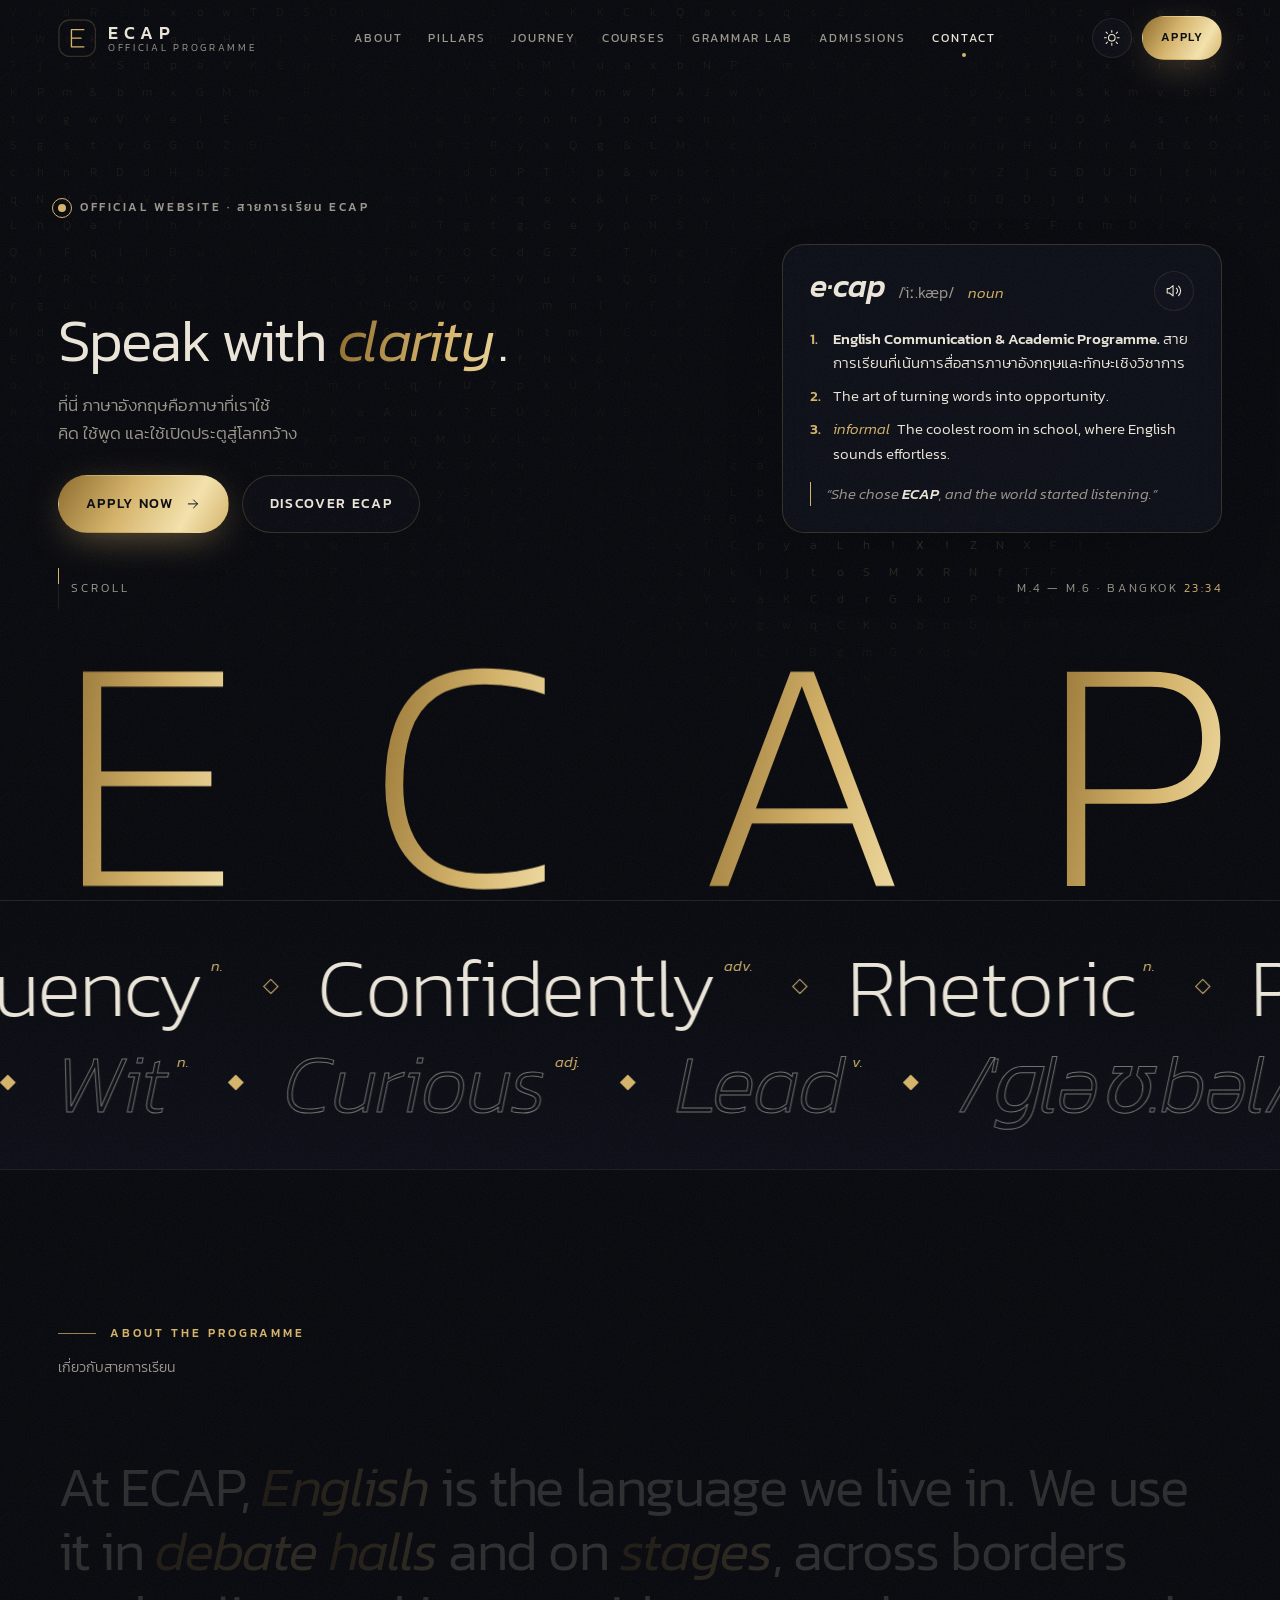
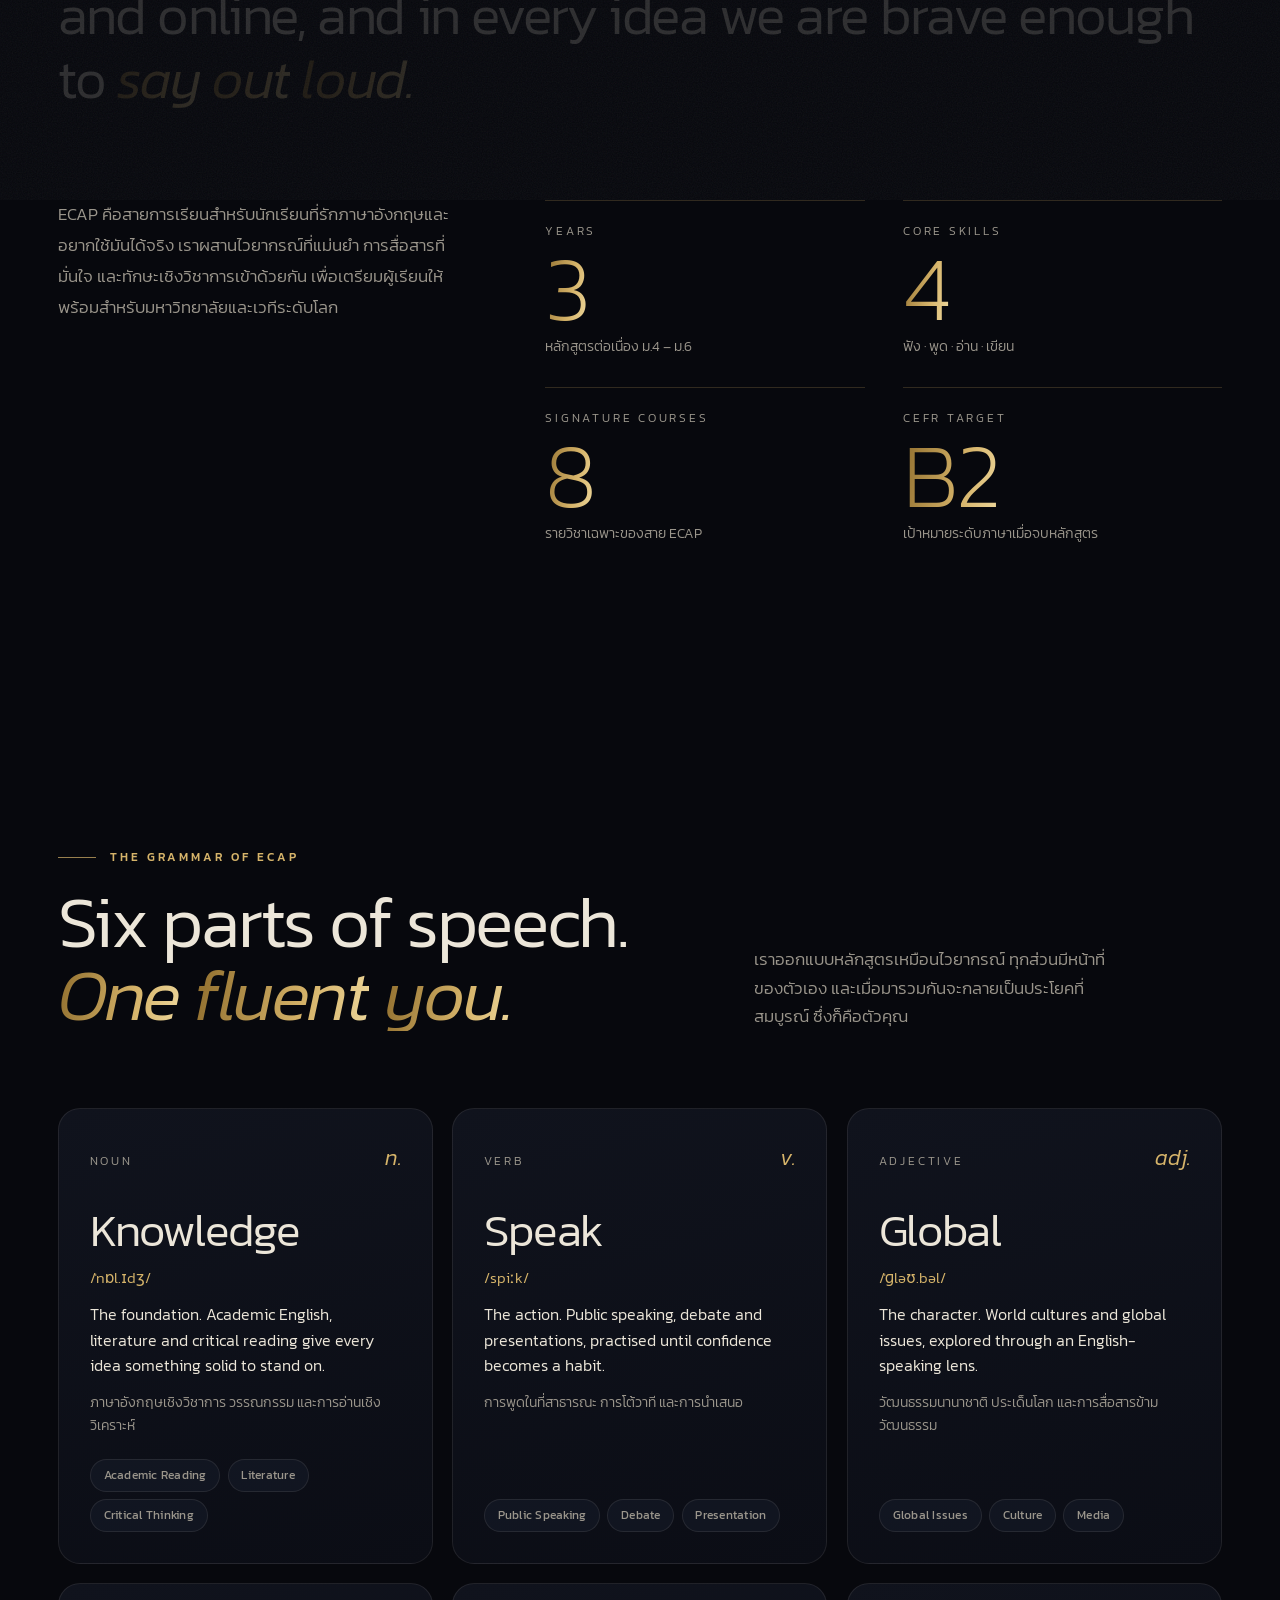
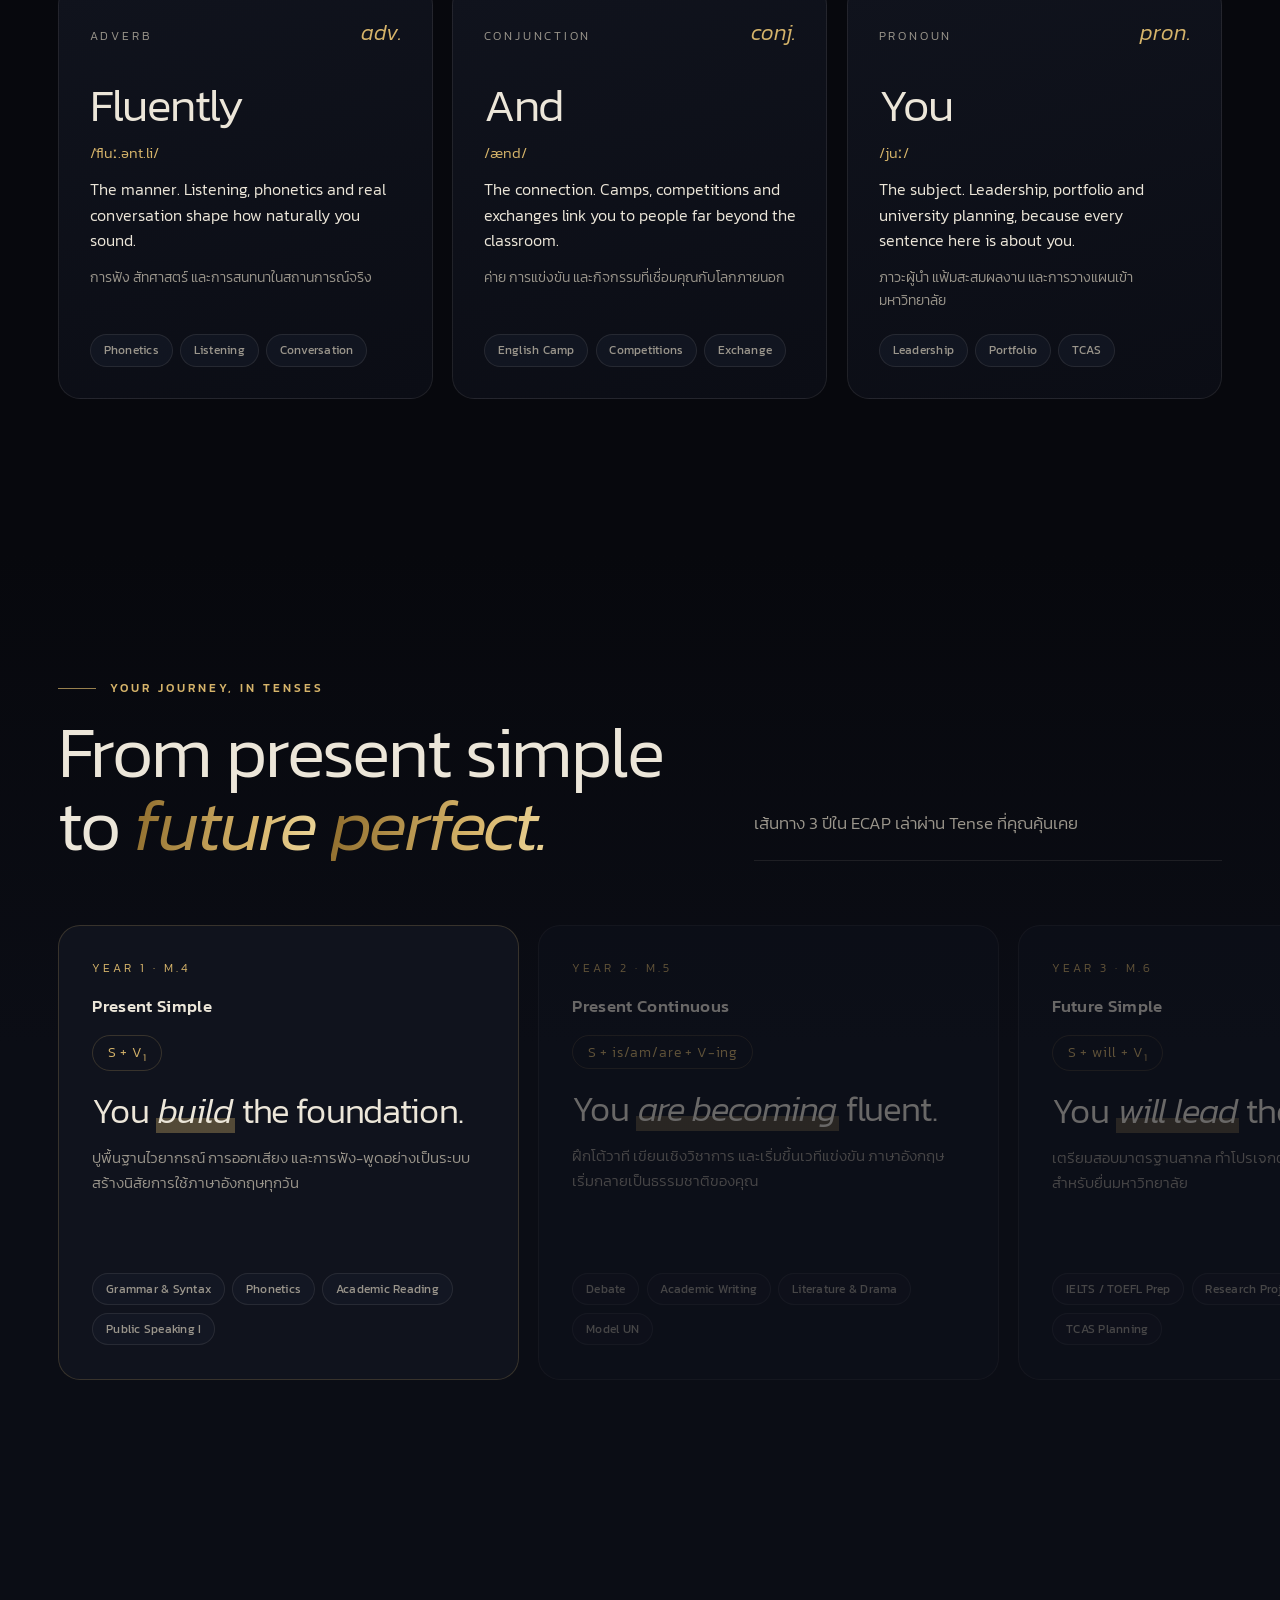
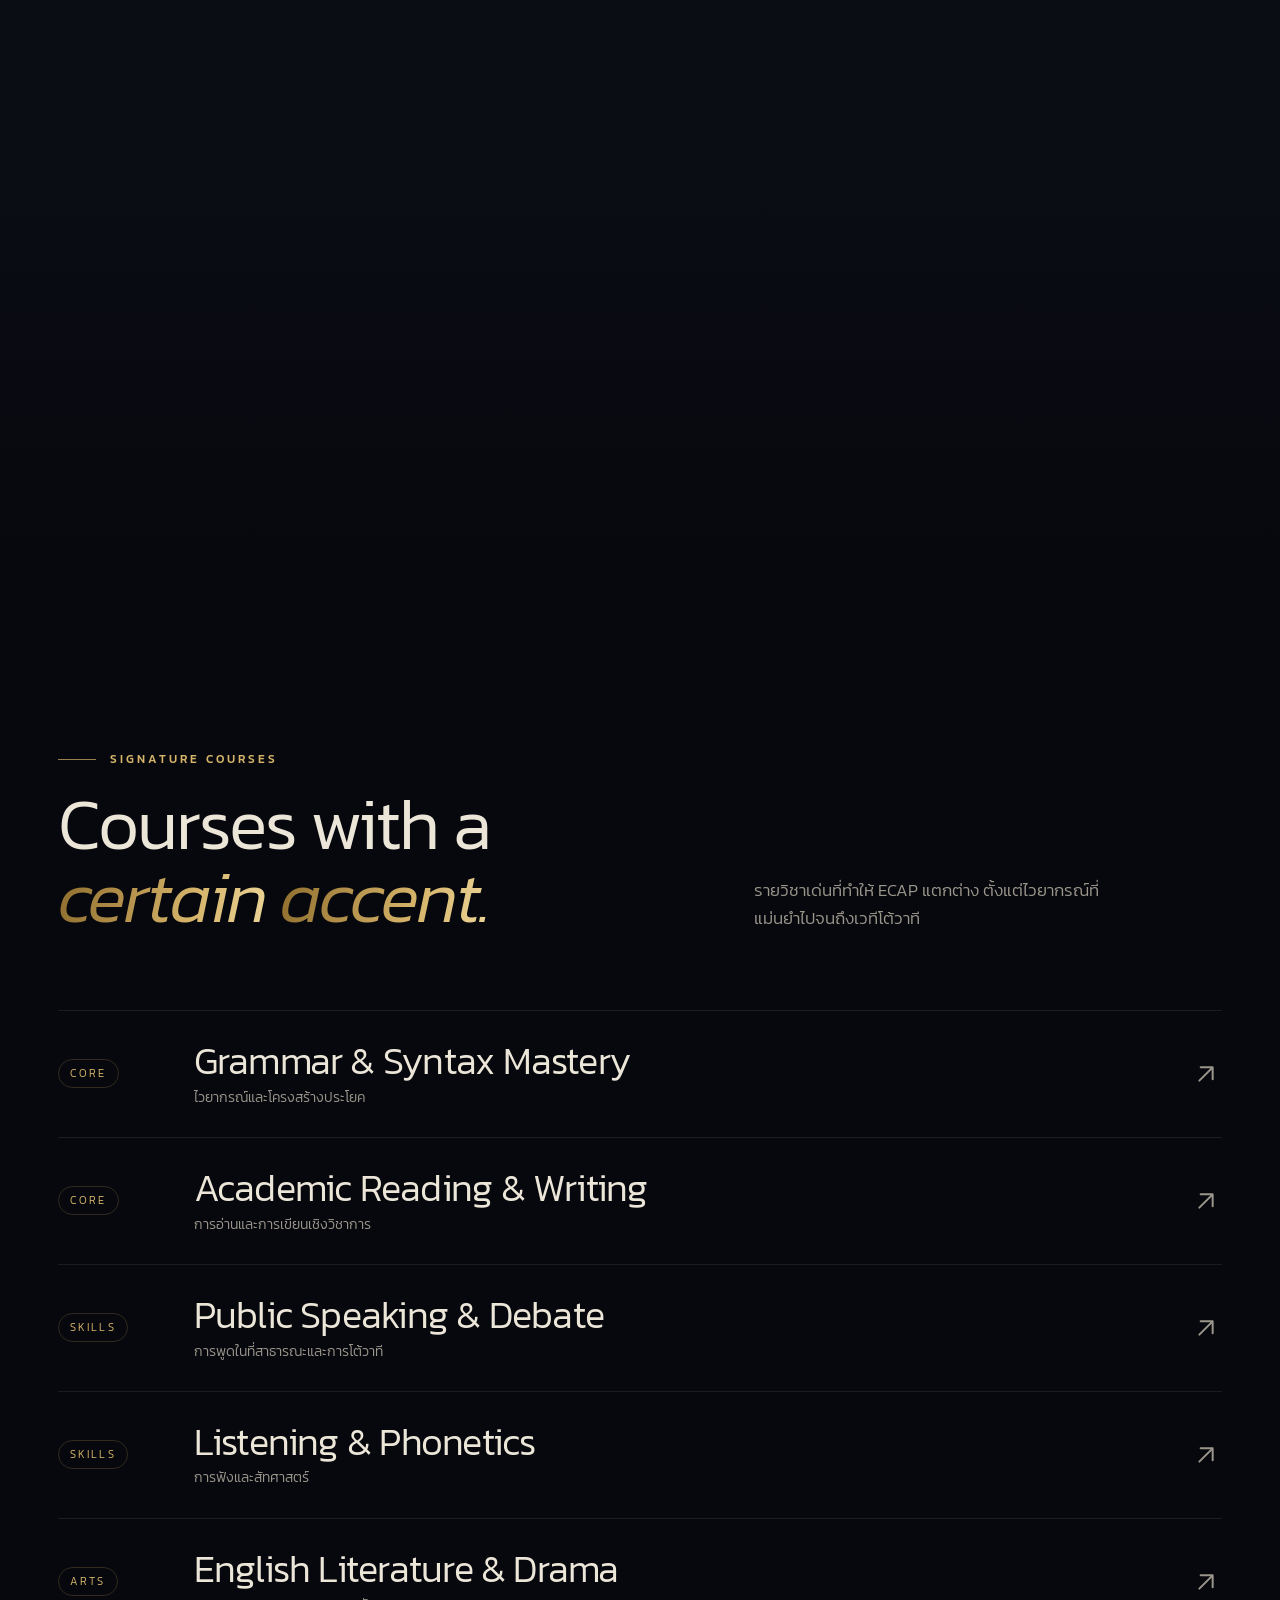
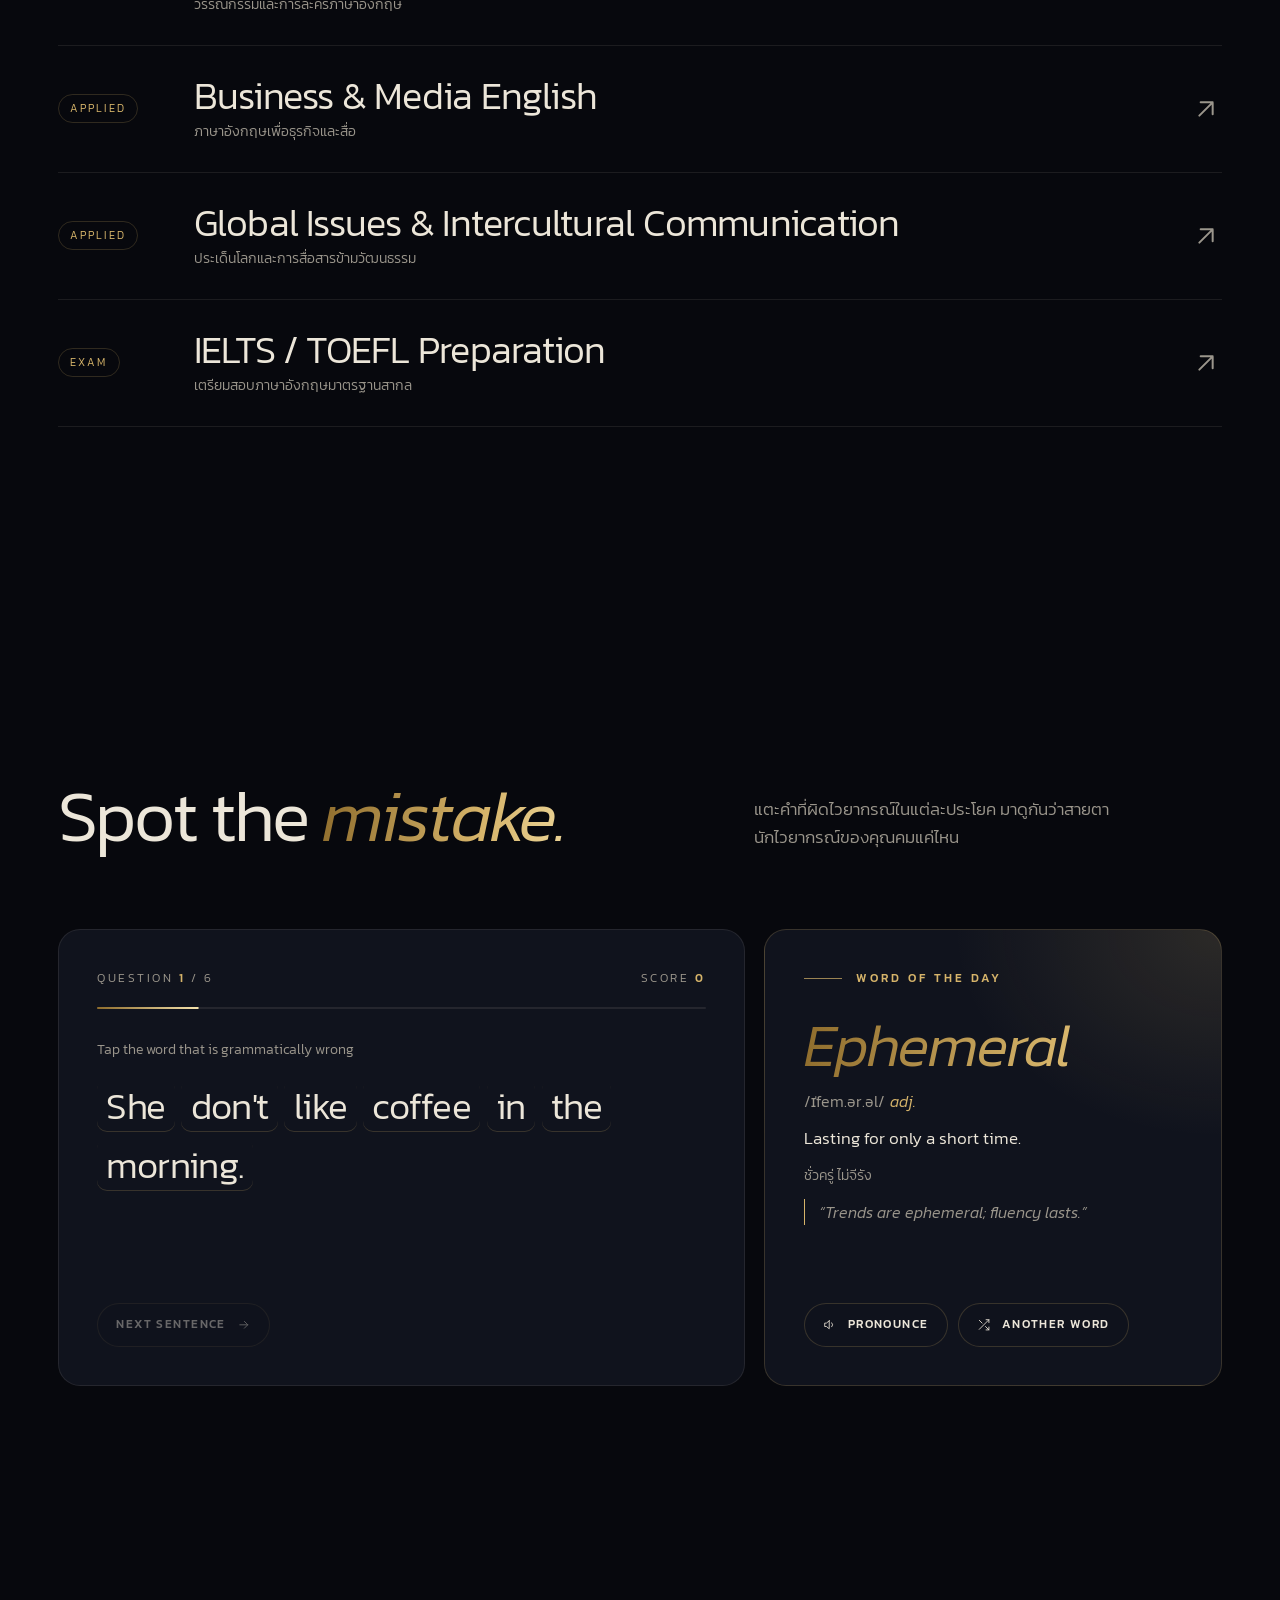
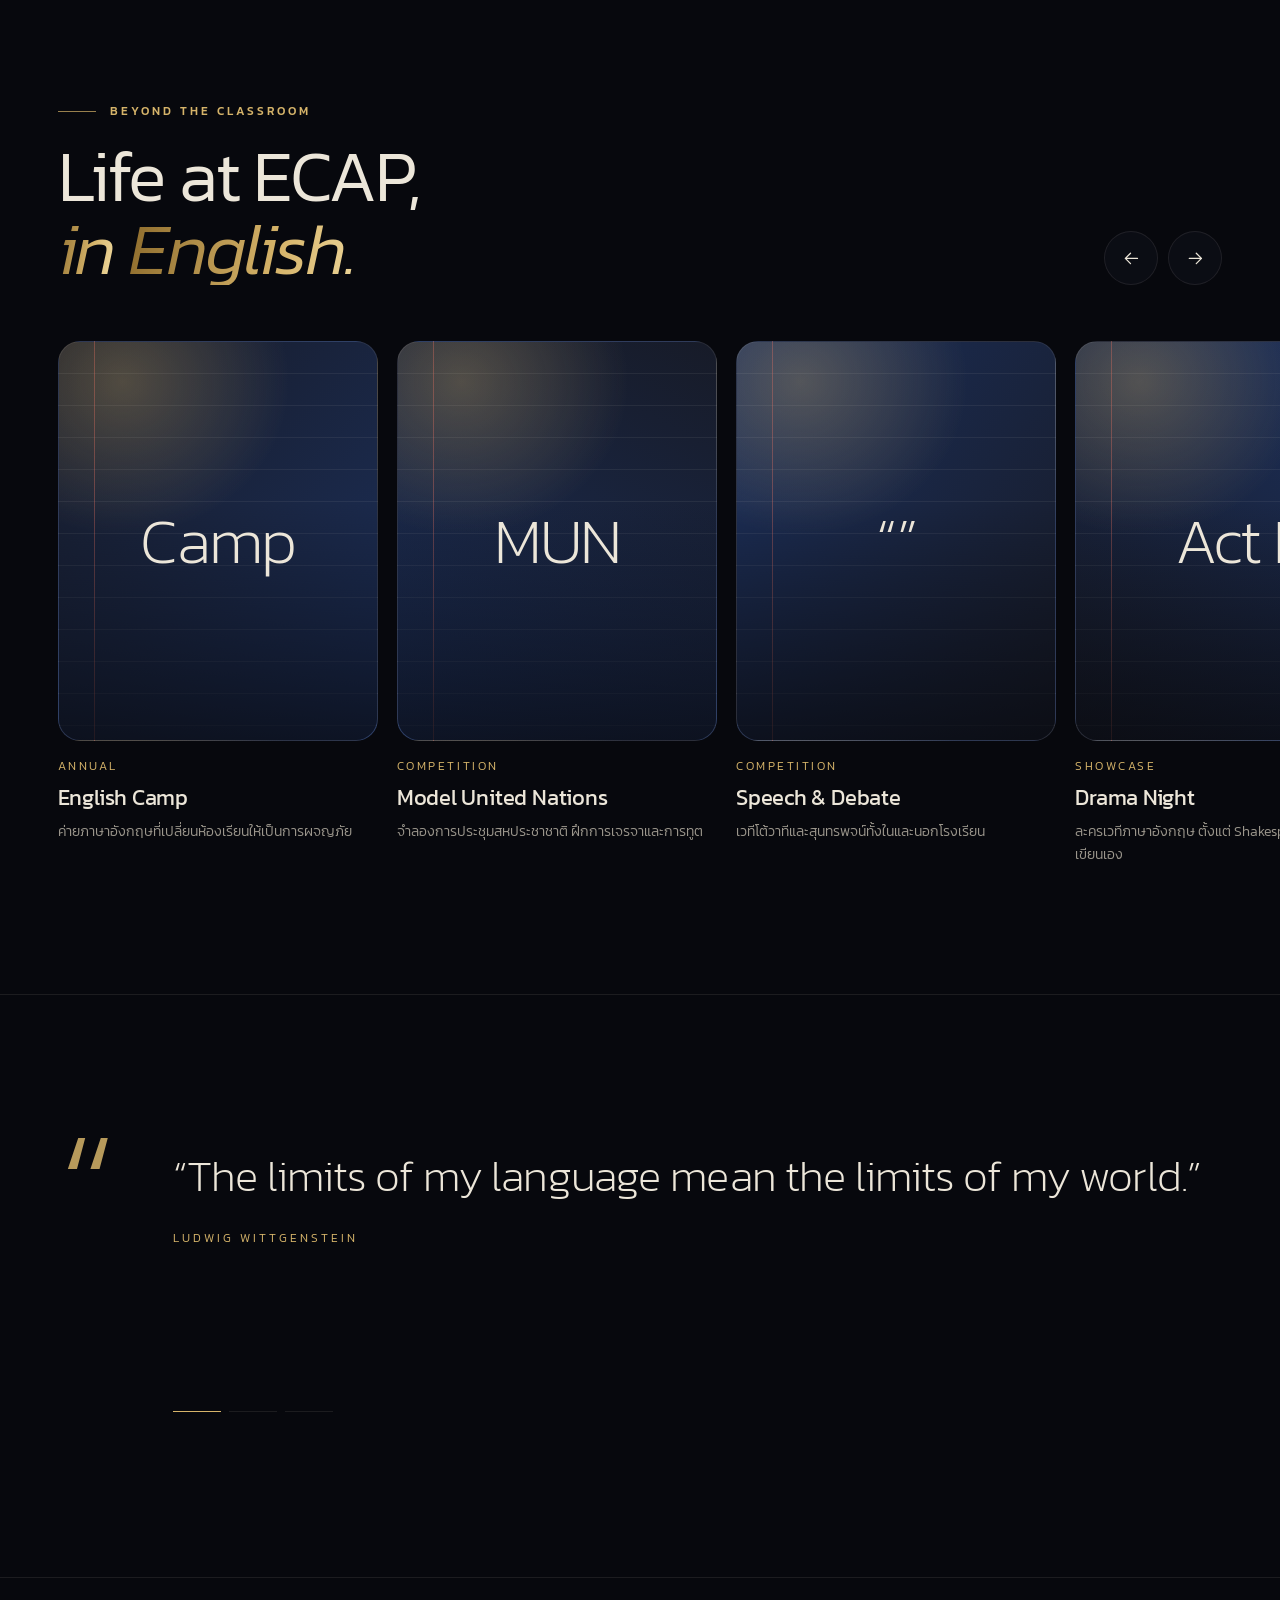
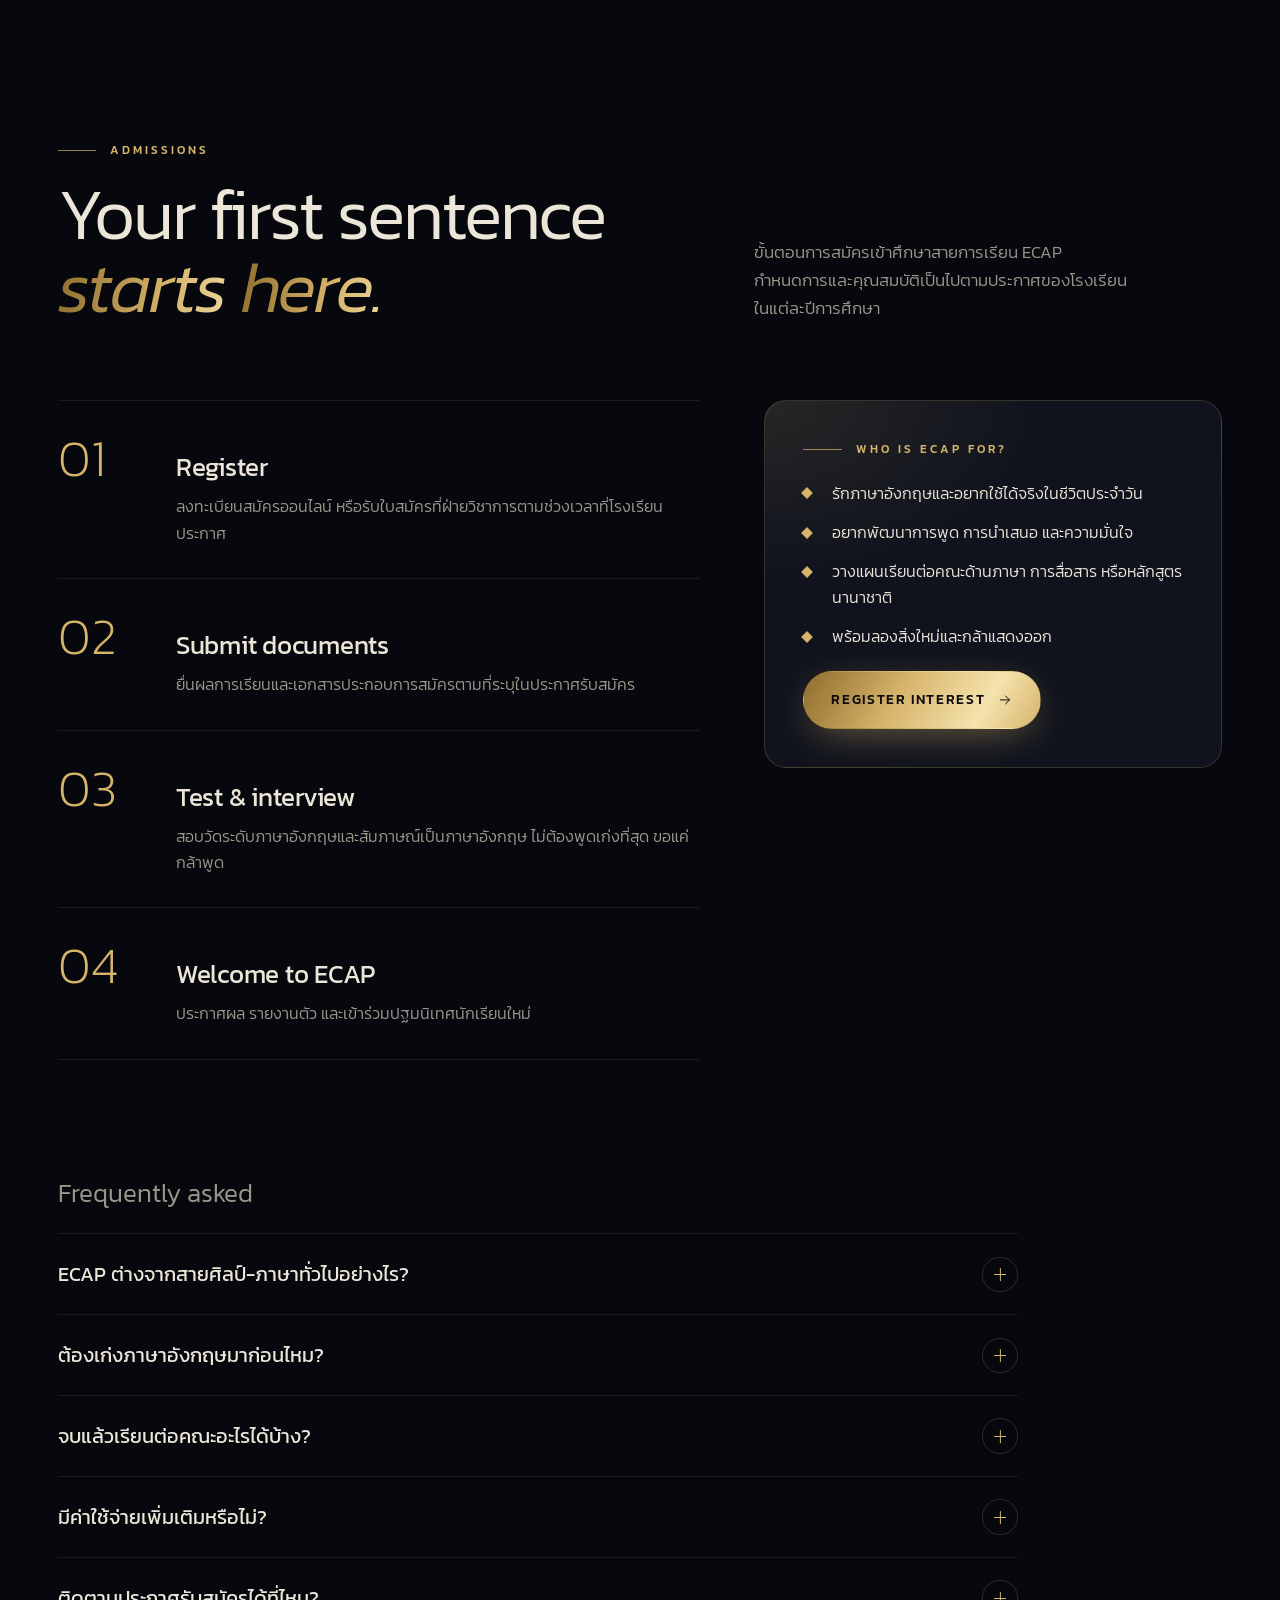
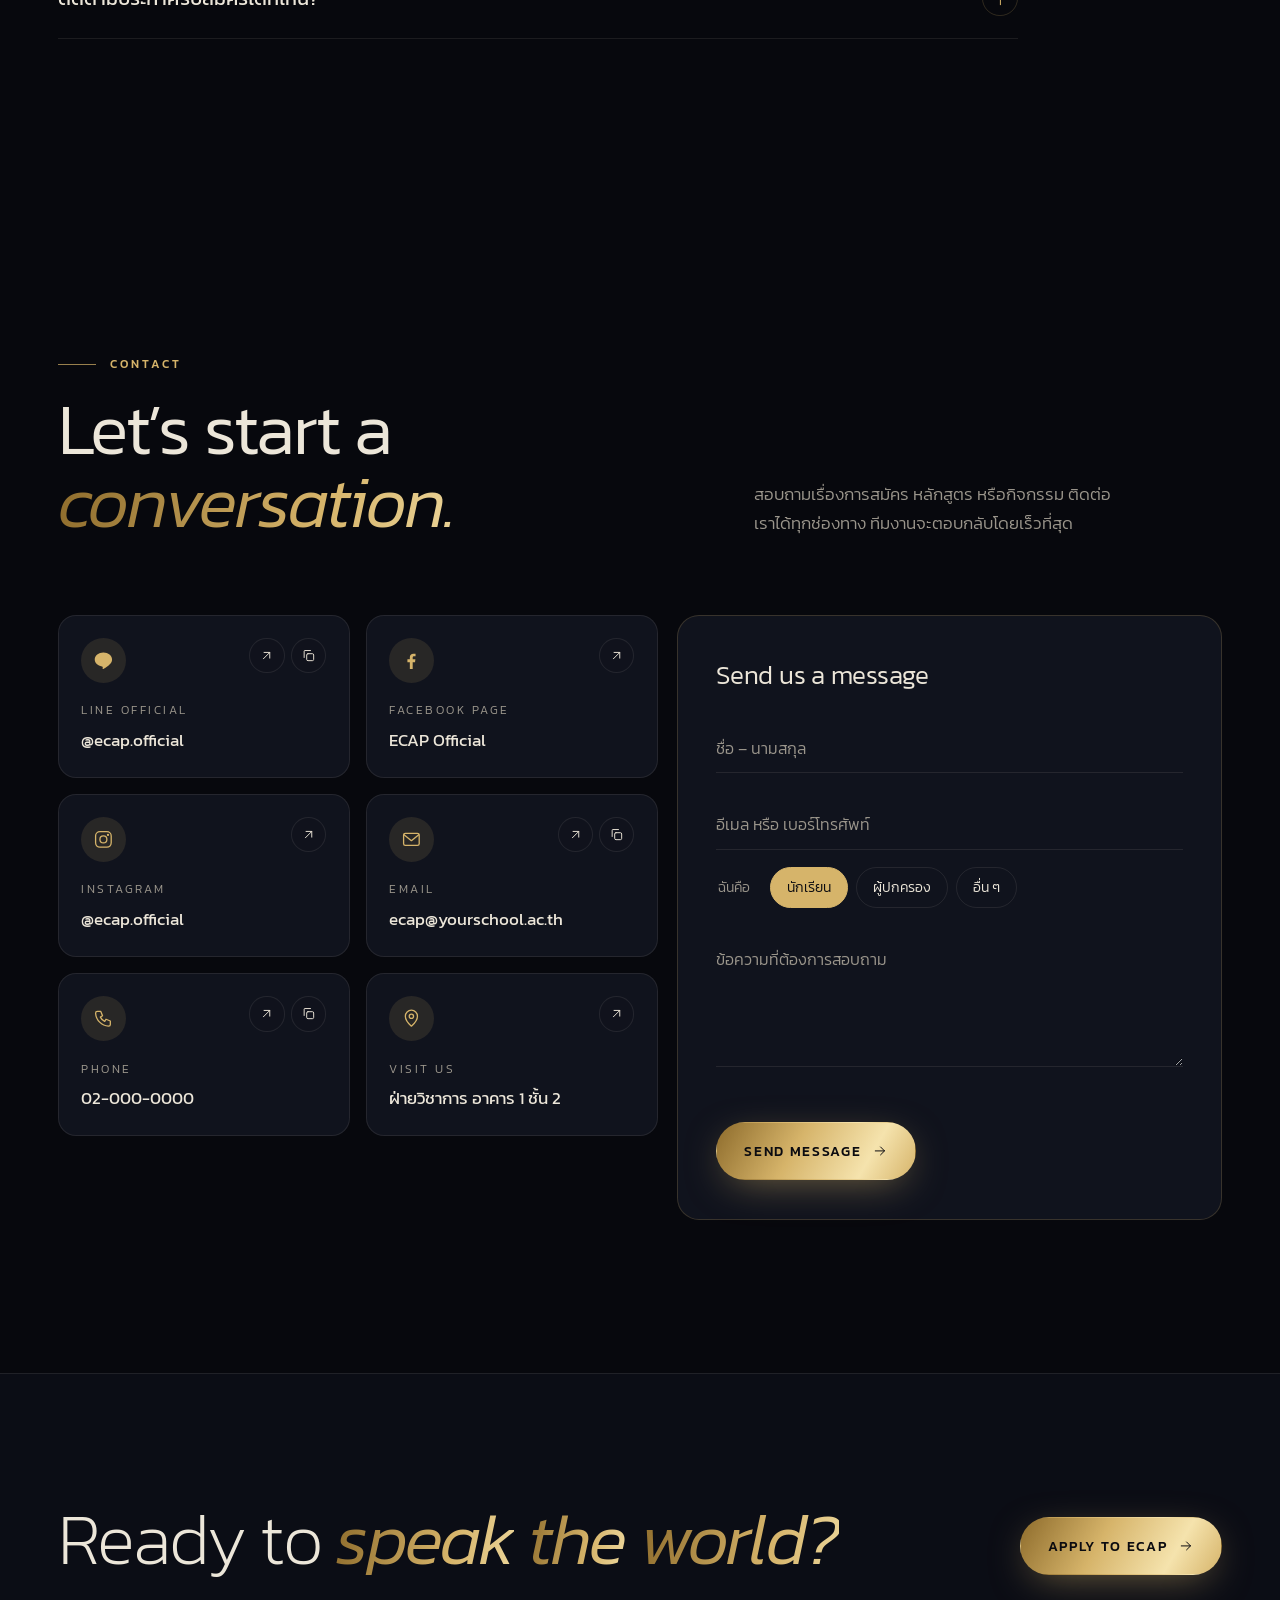
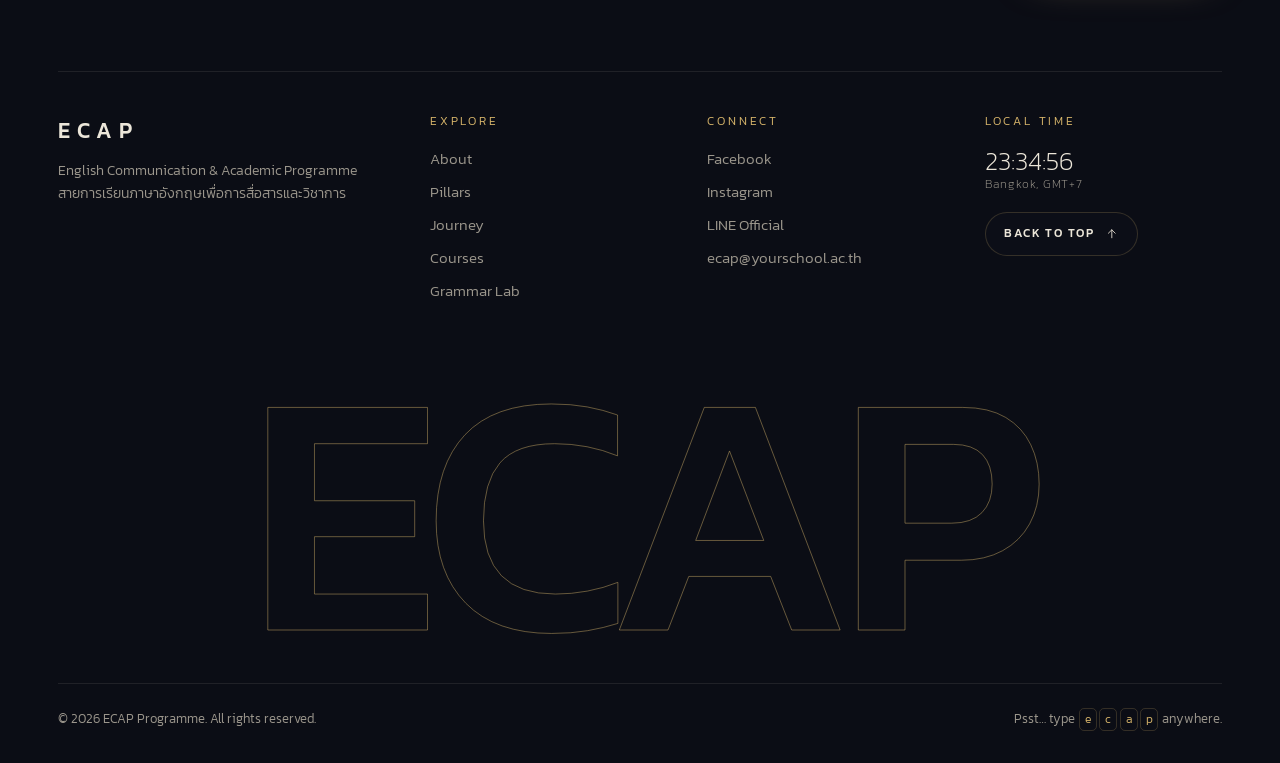
<file: docs/index.html>
<!doctype html>
<html lang="th" data-theme="dark" class="no-js">
<head>
<meta charset="utf-8">
<meta name="viewport" content="width=device-width, initial-scale=1, viewport-fit=cover">
<title>ECAP Programme</title>
<meta name="claude:viewport-fit-sides" content="cover">
<meta name="description" content="เว็บไซต์ทางการของสายการเรียน ECAP (English Communication & Academic Programme) สายการเรียนภาษาอังกฤษเพื่อการสื่อสารและวิชาการ ระดับ ม.4–ม.6">
<meta name="theme-color" content="#07080d">
<meta property="og:type" content="website">
<meta property="og:title" content="ECAP Programme · Speak the world.">
<meta property="og:description" content="English Communication & Academic Programme — สายการเรียนภาษาอังกฤษเพื่อการสื่อสารและวิชาการ">
<meta property="og:image" content="https://ekkies.github.io/learn-github/assets/img/og.png">
<meta name="twitter:card" content="summary_large_image">
<link rel="icon" href="assets/img/favicon.svg" type="image/svg+xml">
<link rel="preconnect" href="https://fonts.googleapis.com">
<link rel="preconnect" href="https://fonts.gstatic.com" crossorigin>
<link rel="stylesheet" href="https://fonts.googleapis.com/css2?family=Kanit:ital,wght@0,200;0,300;0,400;0,500;0,600;1,200;1,300;1,400;1,500&display=swap">
<link rel="stylesheet" href="assets/css/style.css">
<script>
  (function (d) {
    var r = d.documentElement;
    r.classList.remove('no-js');
    r.classList.add('js', 'is-loading');
    try { var t = localStorage.getItem('ecap-theme'); if (t === 'light' || t === 'dark') r.setAttribute('data-theme', t); } catch (e) {}
    // Failsafe: if the main script never boots, show the page without animations.
    setTimeout(function () { if (!window.ECAP_READY) { r.classList.remove('js', 'is-loading'); r.classList.add('no-js'); } }, 4500);
  })(document);
</script>
</head>
<body>
<a class="skip" href="#main">ข้ามไปยังเนื้อหา</a>

<div class="preloader" aria-hidden="true">
  <div class="preloader__inner">
    <div class="preloader__word"><span>E</span><span>C</span><span>A</span><span>P</span></div>
    <div class="preloader__meta">
      <span>English Communication &amp; Academic Programme</span>
      <span class="preloader__count">000</span>
    </div>
    <div class="preloader__bar"><i></i></div>
  </div>
</div>

<div class="cursor" aria-hidden="true">
  <div class="cursor__dot"></div>
  <div class="cursor__ring"><span class="cursor__label"></span></div>
</div>
<div class="progress" aria-hidden="true"><i></i></div>
<div class="grain" aria-hidden="true"></div>

<header class="nav" id="nav">
  <div class="nav__inner">
    <a class="brand" href="#top" aria-label="ECAP — กลับขึ้นด้านบน">
      <span class="brand__mark" aria-hidden="true">
        <svg viewBox="0 0 40 40"><rect x="1" y="1" width="38" height="38" rx="11"/><path d="M14 11h13M14 20h10M14 29h13M14 11v18"/></svg>
      </span>
      <span class="brand__text">
        <span class="brand__word">ECAP</span>
        <span class="brand__sub">Official Programme</span>
      </span>
    </a>
    <nav class="nav__links" aria-label="เมนูหลัก">
      <a href="#about" data-scramble>About</a>
      <a href="#grammar" data-scramble>Pillars</a>
      <a href="#journey" data-scramble>Journey</a>
      <a href="#courses" data-scramble>Courses</a>
      <a href="#lab" data-scramble>Grammar Lab</a>
      <a href="#admissions" data-scramble>Admissions</a>
      <a href="#contact" data-scramble>Contact</a>
    </nav>
    <div class="nav__actions">
      <button class="icon-btn theme-toggle" type="button" aria-label="สลับธีมสว่าง/มืด" data-cursor="Theme">
        <svg class="i-sun" viewBox="0 0 24 24"><circle cx="12" cy="12" r="4.5"/><path d="M12 2v2.5M12 19.5V22M4.2 4.2l1.8 1.8M18 18l1.8 1.8M2 12h2.5M19.5 12H22M4.2 19.8L6 18M18 6l1.8-1.8"/></svg>
        <svg class="i-moon" viewBox="0 0 24 24"><path d="M20.5 14.5A8.5 8.5 0 1 1 9.5 3.5a7 7 0 0 0 11 11z"/></svg>
      </button>
      <a class="btn btn--gold btn--sm magnetic nav__apply" href="#admissions"><span>Apply</span></a>
      <button class="burger" type="button" aria-expanded="false" aria-controls="menu" aria-label="เปิดเมนู">
        <span></span><span></span>
      </button>
    </div>
  </div>
</header>

<div class="menu" id="menu" hidden>
  <div class="menu__inner">
    <nav class="menu__links" aria-label="เมนูมือถือ">
      <a href="#about"><span>About</span><small>เกี่ยวกับ</small></a>
      <a href="#grammar"><span>Pillars</span><small>แก่นหลักสูตร</small></a>
      <a href="#journey"><span>Journey</span><small>เส้นทาง 3 ปี</small></a>
      <a href="#courses"><span>Courses</span><small>รายวิชา</small></a>
      <a href="#lab"><span>Grammar Lab</span><small>ทดสอบไวยากรณ์</small></a>
      <a href="#admissions"><span>Admissions</span><small>การรับสมัคร</small></a>
      <a href="#contact"><span>Contact</span><small>ติดต่อเรา</small></a>
    </nav>
    <div class="menu__foot">
      <a href="#" data-site-href="email" data-site="email">ecap@yourschool.ac.th</a>
      <a href="#" data-site-href="line" data-site="lineId">@ecap.official</a>
    </div>
  </div>
</div>

<main id="main">

  <!-- ============ HERO ============ -->
  <section class="hero" id="top">
    <canvas class="hero__canvas" aria-hidden="true"></canvas>
    <div class="hero__glow" aria-hidden="true"></div>

    <div class="container hero__inner">
      <p class="eyebrow hero__eyebrow" data-hero style="--d: .1s"><span class="pulse" aria-hidden="true"></span>Official Website · สายการเรียน ECAP</p>

      <h1 class="hero__title">
        <span class="sr-only">ECAP — English Communication &amp; Academic Programme</span>
        <span class="hero__word" aria-hidden="true">
          <span class="hero__letter" data-depth="18"><span>E</span></span><span class="hero__letter" data-depth="32"><span>C</span></span><span class="hero__letter" data-depth="24"><span>A</span></span><span class="hero__letter" data-depth="40"><span>P</span></span>
        </span>
      </h1>

      <div class="hero__copy" data-hero style="--d: .35s">
        <p class="hero__tagline">Speak with <span class="rotator" data-words="confidence,clarity,class,purpose,style">confidence</span>.</p>
        <p class="hero__th">ที่นี่ ภาษาอังกฤษคือภาษาที่เราใช้คิด ใช้พูด และใช้เปิดประตูสู่โลกกว้าง</p>
        <div class="hero__cta">
          <a class="btn btn--gold magnetic" href="#admissions"><span>Apply Now</span><svg viewBox="0 0 24 24" aria-hidden="true"><path d="M5 12h14M13 6l6 6-6 6"/></svg></a>
          <a class="btn btn--ghost magnetic" href="#about"><span>Discover ECAP</span></a>
        </div>
      </div>

      <div class="entry" data-hero style="--d: .55s">
        <div class="entry__head">
          <span class="entry__word">e·cap</span>
          <span class="entry__ipa">/ˈiː.kæp/</span>
          <span class="entry__pos">noun</span>
          <button class="icon-btn entry__speak" type="button" data-speak="E-cap" aria-label="ฟังการออกเสียง ECAP" data-cursor="Listen">
            <svg viewBox="0 0 24 24"><path d="M11 5 6 9H3v6h3l5 4V5z"/><path d="M15.5 8.5a5 5 0 0 1 0 7M18.5 5.5a9 9 0 0 1 0 13"/></svg>
          </button>
        </div>
        <ol class="entry__defs">
          <li><b>English Communication &amp; Academic Programme.</b> สายการเรียนที่เน้นการสื่อสารภาษาอังกฤษและทักษะเชิงวิชาการ</li>
          <li>The art of turning words into opportunity.</li>
          <li><i>informal</i> The coolest room in school, where English sounds effortless.</li>
        </ol>
        <p class="entry__ex">“She chose <b>ECAP</b>, and the world started listening.”</p>
      </div>

      <div class="hero__foot" data-hero style="--d: .75s">
        <a class="scroll-cue" href="#about" aria-label="เลื่อนลงไปยังเนื้อหา"><i aria-hidden="true"></i><span>Scroll</span></a>
        <p class="hero__meta">M.4 — M.6 <span aria-hidden="true">·</span> Bangkok <span class="clock" data-clock>--:--</span></p>
      </div>
    </div>
  </section>

  <!-- ============ MARQUEE ============ -->
  <section class="marquee" aria-label="คำศัพท์ประจำสาย ECAP">
    <div class="marquee__row" data-dir="-1">
      <div class="marquee__track">
        <span class="mq"><b>Eloquent</b><i>adj.</i></span><span class="mq-sep" aria-hidden="true"></span>
        <span class="mq"><b>Articulate</b><i>v.</i></span><span class="mq-sep" aria-hidden="true"></span>
        <span class="mq"><b>Fluency</b><i>n.</i></span><span class="mq-sep" aria-hidden="true"></span>
        <span class="mq"><b>Confidently</b><i>adv.</i></span><span class="mq-sep" aria-hidden="true"></span>
        <span class="mq"><b>Rhetoric</b><i>n.</i></span><span class="mq-sep" aria-hidden="true"></span>
        <span class="mq"><b>Persuade</b><i>v.</i></span><span class="mq-sep" aria-hidden="true"></span>
      </div>
    </div>
    <div class="marquee__row marquee__row--alt" data-dir="1">
      <div class="marquee__track">
        <span class="mq"><b>/ˈɡləʊ.bəl/</b><i>global</i></span><span class="mq-sep" aria-hidden="true"></span>
        <span class="mq"><b>Debate</b><i>n.</i></span><span class="mq-sep" aria-hidden="true"></span>
        <span class="mq"><b>Compose</b><i>v.</i></span><span class="mq-sep" aria-hidden="true"></span>
        <span class="mq"><b>Wit</b><i>n.</i></span><span class="mq-sep" aria-hidden="true"></span>
        <span class="mq"><b>Curious</b><i>adj.</i></span><span class="mq-sep" aria-hidden="true"></span>
        <span class="mq"><b>Lead</b><i>v.</i></span><span class="mq-sep" aria-hidden="true"></span>
      </div>
    </div>
  </section>

  <!-- ============ ABOUT ============ -->
  <section class="section about" id="about">
    <div class="container">
      <div class="section__head">
        <p class="eyebrow" data-reveal>About the Programme</p>
        <p class="section__th" data-reveal>เกี่ยวกับสายการเรียน</p>
      </div>
      <p class="manifesto" data-manifesto>At ECAP, <em>English</em> is the language we live in. We use it in <em>debate halls</em> and on <em>stages</em>, across borders and online, and in every idea we are brave enough to <em>say out loud.</em></p>
      <div class="about__grid">
        <p class="about__th" data-reveal>ECAP คือสายการเรียนสำหรับนักเรียนที่รักภาษาอังกฤษและอยากใช้มันได้จริง เราผสานไวยากรณ์ที่แม่นยำ การสื่อสารที่มั่นใจ และทักษะเชิงวิชาการเข้าด้วยกัน เพื่อเตรียมผู้เรียนให้พร้อมสำหรับมหาวิทยาลัยและเวทีระดับโลก</p>
        <dl class="stats">
          <div class="stat" data-reveal>
            <dt>Years</dt>
            <dd><span class="stat__num" data-count="3">3</span></dd>
            <dd class="stat__note">หลักสูตรต่อเนื่อง ม.4 – ม.6</dd>
          </div>
          <div class="stat" data-reveal>
            <dt>Core skills</dt>
            <dd><span class="stat__num" data-count="4">4</span></dd>
            <dd class="stat__note">ฟัง · พูด · อ่าน · เขียน</dd>
          </div>
          <div class="stat" data-reveal>
            <dt>Signature courses</dt>
            <dd><span class="stat__num" data-count="8">8</span></dd>
            <dd class="stat__note">รายวิชาเฉพาะของสาย ECAP</dd>
          </div>
          <div class="stat" data-reveal>
            <dt>CEFR target</dt>
            <dd><span class="stat__num" data-scramble-in>B2</span></dd>
            <dd class="stat__note">เป้าหมายระดับภาษาเมื่อจบหลักสูตร</dd>
          </div>
        </dl>
      </div>
    </div>
  </section>

  <!-- ============ PILLARS (PARTS OF SPEECH) ============ -->
  <section class="section pillars" id="grammar">
    <div class="container">
      <div class="section__head section__head--split">
        <div>
          <p class="eyebrow" data-reveal>The Grammar of ECAP</p>
          <h2 class="h2" data-split>Six parts of speech. <em>One fluent you.</em></h2>
        </div>
        <p class="section__lead" data-reveal>เราออกแบบหลักสูตรเหมือนไวยากรณ์ ทุกส่วนมีหน้าที่ของตัวเอง และเมื่อมารวมกันจะกลายเป็นประโยคที่สมบูรณ์ ซึ่งก็คือตัวคุณ</p>
      </div>

      <div class="pillar-grid">
        <article class="pillar" data-tilt data-reveal>
          <div class="pillar__top"><span class="pillar__pos">noun</span><span class="pillar__abbr">n.</span></div>
          <h3 class="pillar__word">Knowledge</h3>
          <p class="pillar__ipa">/ˈnɒl.ɪdʒ/</p>
          <p class="pillar__def">The foundation. Academic English, literature and critical reading give every idea something solid to stand on.</p>
          <p class="pillar__th">ภาษาอังกฤษเชิงวิชาการ วรรณกรรม และการอ่านเชิงวิเคราะห์</p>
          <ul class="tags"><li>Academic Reading</li><li>Literature</li><li>Critical Thinking</li></ul>
        </article>
        <article class="pillar" data-tilt data-reveal>
          <div class="pillar__top"><span class="pillar__pos">verb</span><span class="pillar__abbr">v.</span></div>
          <h3 class="pillar__word">Speak</h3>
          <p class="pillar__ipa">/spiːk/</p>
          <p class="pillar__def">The action. Public speaking, debate and presentations, practised until confidence becomes a habit.</p>
          <p class="pillar__th">การพูดในที่สาธารณะ การโต้วาที และการนำเสนอ</p>
          <ul class="tags"><li>Public Speaking</li><li>Debate</li><li>Presentation</li></ul>
        </article>
        <article class="pillar" data-tilt data-reveal>
          <div class="pillar__top"><span class="pillar__pos">adjective</span><span class="pillar__abbr">adj.</span></div>
          <h3 class="pillar__word">Global</h3>
          <p class="pillar__ipa">/ˈɡləʊ.bəl/</p>
          <p class="pillar__def">The character. World cultures and global issues, explored through an English-speaking lens.</p>
          <p class="pillar__th">วัฒนธรรมนานาชาติ ประเด็นโลก และการสื่อสารข้ามวัฒนธรรม</p>
          <ul class="tags"><li>Global Issues</li><li>Culture</li><li>Media</li></ul>
        </article>
        <article class="pillar" data-tilt data-reveal>
          <div class="pillar__top"><span class="pillar__pos">adverb</span><span class="pillar__abbr">adv.</span></div>
          <h3 class="pillar__word">Fluently</h3>
          <p class="pillar__ipa">/ˈfluː.ənt.li/</p>
          <p class="pillar__def">The manner. Listening, phonetics and real conversation shape how naturally you sound.</p>
          <p class="pillar__th">การฟัง สัทศาสตร์ และการสนทนาในสถานการณ์จริง</p>
          <ul class="tags"><li>Phonetics</li><li>Listening</li><li>Conversation</li></ul>
        </article>
        <article class="pillar" data-tilt data-reveal>
          <div class="pillar__top"><span class="pillar__pos">conjunction</span><span class="pillar__abbr">conj.</span></div>
          <h3 class="pillar__word">And</h3>
          <p class="pillar__ipa">/ænd/</p>
          <p class="pillar__def">The connection. Camps, competitions and exchanges link you to people far beyond the classroom.</p>
          <p class="pillar__th">ค่าย การแข่งขัน และกิจกรรมที่เชื่อมคุณกับโลกภายนอก</p>
          <ul class="tags"><li>English Camp</li><li>Competitions</li><li>Exchange</li></ul>
        </article>
        <article class="pillar" data-tilt data-reveal>
          <div class="pillar__top"><span class="pillar__pos">pronoun</span><span class="pillar__abbr">pron.</span></div>
          <h3 class="pillar__word">You</h3>
          <p class="pillar__ipa">/juː/</p>
          <p class="pillar__def">The subject. Leadership, portfolio and university planning, because every sentence here is about you.</p>
          <p class="pillar__th">ภาวะผู้นำ แฟ้มสะสมผลงาน และการวางแผนเข้ามหาวิทยาลัย</p>
          <ul class="tags"><li>Leadership</li><li>Portfolio</li><li>TCAS</li></ul>
        </article>
      </div>
    </div>
  </section>

  <!-- ============ JOURNEY (TENSES) ============ -->
  <section class="journey" id="journey">
    <div class="journey__pin">
      <div class="container journey__head">
        <div>
          <p class="eyebrow" data-reveal>Your Journey, in Tenses</p>
          <h2 class="h2" data-split>From present simple to <em>future perfect.</em></h2>
        </div>
        <div class="journey__side">
          <p class="section__lead" data-reveal>เส้นทาง 3 ปีใน ECAP เล่าผ่าน Tense ที่คุณคุ้นเคย</p>
          <div class="journey__progress" aria-hidden="true"><i></i></div>
        </div>
      </div>
      <div class="journey__viewport">
        <ol class="journey__track">
          <li class="tense">
            <p class="tense__stage">Year 1 · M.4</p>
            <p class="tense__name">Present Simple</p>
            <p class="tense__formula">S + V<sub>1</sub></p>
            <h3 class="tense__sentence">You <mark>build</mark> the foundation.</h3>
            <p class="tense__th">ปูพื้นฐานไวยากรณ์ การออกเสียง และการฟัง-พูดอย่างเป็นระบบ สร้างนิสัยการใช้ภาษาอังกฤษทุกวัน</p>
            <ul class="tags"><li>Grammar &amp; Syntax</li><li>Phonetics</li><li>Academic Reading</li><li>Public Speaking I</li></ul>
          </li>
          <li class="tense">
            <p class="tense__stage">Year 2 · M.5</p>
            <p class="tense__name">Present Continuous</p>
            <p class="tense__formula">S + is/am/are + V-ing</p>
            <h3 class="tense__sentence">You <mark>are becoming</mark> fluent.</h3>
            <p class="tense__th">ฝึกโต้วาที เขียนเชิงวิชาการ และเริ่มขึ้นเวทีแข่งขัน ภาษาอังกฤษเริ่มกลายเป็นธรรมชาติของคุณ</p>
            <ul class="tags"><li>Debate</li><li>Academic Writing</li><li>Literature &amp; Drama</li><li>Model UN</li></ul>
          </li>
          <li class="tense">
            <p class="tense__stage">Year 3 · M.6</p>
            <p class="tense__name">Future Simple</p>
            <p class="tense__formula">S + will + V<sub>1</sub></p>
            <h3 class="tense__sentence">You <mark>will lead</mark> the room.</h3>
            <p class="tense__th">เตรียมสอบมาตรฐานสากล ทำโปรเจกต์วิจัย และสร้างพอร์ตโฟลิโอสำหรับยื่นมหาวิทยาลัย</p>
            <ul class="tags"><li>IELTS / TOEFL Prep</li><li>Research Project</li><li>Portfolio</li><li>TCAS Planning</li></ul>
          </li>
          <li class="tense tense--final">
            <p class="tense__stage">Beyond ECAP</p>
            <p class="tense__name">Future Perfect</p>
            <p class="tense__formula">S + will have + V<sub>3</sub></p>
            <h3 class="tense__sentence">You <mark>will have become</mark> a global citizen.</h3>
            <p class="tense__th">เส้นทางต่อยอดสู่คณะและอาชีพที่ใช้ภาษาอังกฤษเป็นจุดแข็ง</p>
            <ul class="tags"><li>Arts &amp; Humanities</li><li>Communication Arts</li><li>International Relations</li><li>International Business</li><li>Hospitality &amp; Aviation</li><li>Law</li><li>Education</li></ul>
          </li>
        </ol>
      </div>
    </div>
  </section>

  <!-- ============ COURSES ============ -->
  <section class="section courses" id="courses">
    <div class="container">
      <div class="section__head section__head--split">
        <div>
          <p class="eyebrow" data-reveal>Signature Courses</p>
          <h2 class="h2" data-split>Courses with a <em>certain accent.</em></h2>
        </div>
        <p class="section__lead" data-reveal>รายวิชาเด่นที่ทำให้ ECAP แตกต่าง ตั้งแต่ไวยากรณ์ที่แม่นยำไปจนถึงเวทีโต้วาที</p>
      </div>

      <ul class="course-list">
        <li class="course" data-glyph="Aa" data-reveal tabindex="0">
          <span class="course__tag">Core</span>
          <span class="course__body"><span class="course__name">Grammar &amp; Syntax Mastery</span><span class="course__th">ไวยากรณ์และโครงสร้างประโยค</span></span>
          <svg class="course__arrow" viewBox="0 0 24 24" aria-hidden="true"><path d="M7 17 17 7M8 7h9v9"/></svg>
        </li>
        <li class="course" data-glyph="¶" data-reveal tabindex="0">
          <span class="course__tag">Core</span>
          <span class="course__body"><span class="course__name">Academic Reading &amp; Writing</span><span class="course__th">การอ่านและการเขียนเชิงวิชาการ</span></span>
          <svg class="course__arrow" viewBox="0 0 24 24" aria-hidden="true"><path d="M7 17 17 7M8 7h9v9"/></svg>
        </li>
        <li class="course" data-glyph="“ ”" data-reveal tabindex="0">
          <span class="course__tag">Skills</span>
          <span class="course__body"><span class="course__name">Public Speaking &amp; Debate</span><span class="course__th">การพูดในที่สาธารณะและการโต้วาที</span></span>
          <svg class="course__arrow" viewBox="0 0 24 24" aria-hidden="true"><path d="M7 17 17 7M8 7h9v9"/></svg>
        </li>
        <li class="course" data-glyph="/ə/" data-reveal tabindex="0">
          <span class="course__tag">Skills</span>
          <span class="course__body"><span class="course__name">Listening &amp; Phonetics</span><span class="course__th">การฟังและสัทศาสตร์</span></span>
          <svg class="course__arrow" viewBox="0 0 24 24" aria-hidden="true"><path d="M7 17 17 7M8 7h9v9"/></svg>
        </li>
        <li class="course" data-glyph="&amp;" data-reveal tabindex="0">
          <span class="course__tag">Arts</span>
          <span class="course__body"><span class="course__name">English Literature &amp; Drama</span><span class="course__th">วรรณกรรมและการละครภาษาอังกฤษ</span></span>
          <svg class="course__arrow" viewBox="0 0 24 24" aria-hidden="true"><path d="M7 17 17 7M8 7h9v9"/></svg>
        </li>
        <li class="course" data-glyph="@" data-reveal tabindex="0">
          <span class="course__tag">Applied</span>
          <span class="course__body"><span class="course__name">Business &amp; Media English</span><span class="course__th">ภาษาอังกฤษเพื่อธุรกิจและสื่อ</span></span>
          <svg class="course__arrow" viewBox="0 0 24 24" aria-hidden="true"><path d="M7 17 17 7M8 7h9v9"/></svg>
        </li>
        <li class="course" data-glyph="§" data-reveal tabindex="0">
          <span class="course__tag">Applied</span>
          <span class="course__body"><span class="course__name">Global Issues &amp; Intercultural Communication</span><span class="course__th">ประเด็นโลกและการสื่อสารข้ามวัฒนธรรม</span></span>
          <svg class="course__arrow" viewBox="0 0 24 24" aria-hidden="true"><path d="M7 17 17 7M8 7h9v9"/></svg>
        </li>
        <li class="course" data-glyph="9.0" data-reveal tabindex="0">
          <span class="course__tag">Exam</span>
          <span class="course__body"><span class="course__name">IELTS / TOEFL Preparation</span><span class="course__th">เตรียมสอบภาษาอังกฤษมาตรฐานสากล</span></span>
          <svg class="course__arrow" viewBox="0 0 24 24" aria-hidden="true"><path d="M7 17 17 7M8 7h9v9"/></svg>
        </li>
      </ul>
    </div>
    <div class="course-preview" aria-hidden="true">
      <span class="course-preview__glyph">Aa</span>
      <span class="course-preview__tag">Core</span>
    </div>
  </section>

  <!-- ============ GRAMMAR LAB ============ -->
  <section class="section lab" id="lab">
    <div class="container">
      <div class="section__head section__head--split">
        <div>
          <p class="eyebrow" data-reveal>Grammar Lab</p>
          <h2 class="h2" data-split>Spot the <em>mistake.</em></h2>
        </div>
        <p class="section__lead" data-reveal>แตะคำที่ผิดไวยากรณ์ในแต่ละประโยค มาดูกันว่าสายตานักไวยากรณ์ของคุณคมแค่ไหน</p>
      </div>

      <div class="lab__grid">
        <div class="quiz" data-reveal>
          <div class="quiz__meta">
            <span>Question <b class="quiz__num">1</b> / <span class="quiz__total">6</span></span>
            <span>Score <b class="quiz__score">0</b></span>
          </div>
          <div class="quiz__bar" aria-hidden="true"><i></i></div>
          <p class="quiz__label">Tap the word that is grammatically wrong</p>
          <div class="quiz__sentence" role="group" aria-label="ประโยคทดสอบ">
            <button type="button" class="tok">She</button>
            <button type="button" class="tok">don't</button>
            <button type="button" class="tok">like</button>
            <button type="button" class="tok">coffee</button>
            <button type="button" class="tok">in</button>
            <button type="button" class="tok">the</button>
            <button type="button" class="tok">morning.</button>
          </div>
          <div class="quiz__feedback" aria-live="polite"></div>
          <div class="quiz__actions">
            <button type="button" class="btn btn--ghost btn--sm quiz__next" disabled><span>Next sentence</span><svg viewBox="0 0 24 24" aria-hidden="true"><path d="M5 12h14M13 6l6 6-6 6"/></svg></button>
          </div>
        </div>

        <aside class="wotd" data-reveal aria-label="คำศัพท์ประจำวัน">
          <p class="eyebrow">Word of the Day</p>
          <p class="wotd__word">Eloquent</p>
          <p class="wotd__line"><span class="wotd__ipa">/ˈel.ə.kwənt/</span> <span class="wotd__pos">adj.</span></p>
          <p class="wotd__def">Fluent and persuasive in speaking or writing.</p>
          <p class="wotd__th">พูดหรือเขียนได้อย่างคล่องแคล่วและโน้มน้าวใจ</p>
          <p class="wotd__ex">“Her eloquent speech won the debate.”</p>
          <div class="wotd__actions">
            <button type="button" class="btn btn--ghost btn--sm wotd__speak" data-cursor="Listen"><svg viewBox="0 0 24 24" aria-hidden="true"><path d="M11 5 6 9H3v6h3l5 4V5z"/><path d="M15.5 8.5a5 5 0 0 1 0 7"/></svg><span>Pronounce</span></button>
            <button type="button" class="btn btn--ghost btn--sm wotd__next" data-cursor="Shuffle"><svg viewBox="0 0 24 24" aria-hidden="true"><path d="M16 3h5v5M4 20 21 3M21 16v5h-5M15 15l6 6M4 4l5 5"/></svg><span>Another word</span></button>
          </div>
        </aside>
      </div>
    </div>
  </section>

  <!-- ============ LIFE AT ECAP ============ -->
  <section class="section life" id="life">
    <div class="container">
      <div class="section__head section__head--split">
        <div>
          <p class="eyebrow" data-reveal>Beyond the Classroom</p>
          <h2 class="h2" data-split>Life at ECAP, <em>in English.</em></h2>
        </div>
        <div class="life__controls" data-reveal>
          <button class="icon-btn icon-btn--lg rail-prev" type="button" aria-label="เลื่อนกิจกรรมก่อนหน้า"><svg viewBox="0 0 24 24"><path d="M19 12H5M11 6l-6 6 6 6"/></svg></button>
          <button class="icon-btn icon-btn--lg rail-next" type="button" aria-label="เลื่อนกิจกรรมถัดไป"><svg viewBox="0 0 24 24"><path d="M5 12h14M13 6l6 6-6 6"/></svg></button>
        </div>
      </div>
    </div>
    <div class="rail" tabindex="0" aria-label="กิจกรรมของ ECAP (ลากหรือเลื่อนเพื่อดูเพิ่มเติม)" data-cursor="Drag">
      <div class="rail__track">
        <article class="exp" style="--a: 135deg"><div class="exp__art"><span>Camp</span></div><div class="exp__body"><p class="exp__tag">Annual</p><h3 class="exp__title">English Camp</h3><p class="exp__th">ค่ายภาษาอังกฤษที่เปลี่ยนห้องเรียนให้เป็นการผจญภัย</p></div></article>
        <article class="exp" style="--a: 210deg"><div class="exp__art"><span>MUN</span></div><div class="exp__body"><p class="exp__tag">Competition</p><h3 class="exp__title">Model United Nations</h3><p class="exp__th">จำลองการประชุมสหประชาชาติ ฝึกการเจรจาและการทูต</p></div></article>
        <article class="exp" style="--a: 300deg"><div class="exp__art"><span>“&#8202;”</span></div><div class="exp__body"><p class="exp__tag">Competition</p><h3 class="exp__title">Speech &amp; Debate</h3><p class="exp__th">เวทีโต้วาทีและสุนทรพจน์ทั้งในและนอกโรงเรียน</p></div></article>
        <article class="exp" style="--a: 40deg"><div class="exp__art"><span>Act II</span></div><div class="exp__body"><p class="exp__tag">Showcase</p><h3 class="exp__title">Drama Night</h3><p class="exp__th">ละครเวทีภาษาอังกฤษ ตั้งแต่ Shakespeare จนถึงบทที่เขียนเอง</p></div></article>
        <article class="exp" style="--a: 160deg"><div class="exp__art"><span>B‑E‑E</span></div><div class="exp__body"><p class="exp__tag">Competition</p><h3 class="exp__title">Spelling Bee</h3><p class="exp__th">ทดสอบความแม่นยำของการสะกดคำแบบสด ๆ บนเวที</p></div></article>
        <article class="exp" style="--a: 260deg"><div class="exp__art"><span>Fest</span></div><div class="exp__body"><p class="exp__tag">Event</p><h3 class="exp__title">English Day &amp; Festivals</h3><p class="exp__th">Halloween, Christmas และ English Day ที่ทุกคนรอคอย</p></div></article>
        <article class="exp" style="--a: 90deg"><div class="exp__art"><span>Abroad</span></div><div class="exp__body"><p class="exp__tag">Opportunity</p><h3 class="exp__title">Study Trip &amp; Exchange</h3><p class="exp__th">โอกาสเรียนรู้และใช้ภาษาอังกฤษในต่างประเทศ</p></div></article>
        <article class="exp" style="--a: 330deg"><div class="exp__art"><span>On Air</span></div><div class="exp__body"><p class="exp__tag">Club</p><h3 class="exp__title">Podcast &amp; Media Lab</h3><p class="exp__th">ผลิตพอดแคสต์ คลิป และคอนเทนต์ภาษาอังกฤษของตัวเอง</p></div></article>
      </div>
    </div>
  </section>

  <!-- ============ QUOTES ============ -->
  <section class="section quotes" aria-label="คำคมเกี่ยวกับภาษา">
    <div class="container">
      <div class="quotes__stage">
        <figure class="quote is-active">
          <blockquote>“The limits of my language mean the limits of my world.”</blockquote>
          <figcaption>Ludwig Wittgenstein</figcaption>
        </figure>
        <figure class="quote">
          <blockquote>“If you talk to a man in a language he understands, that goes to his head. If you talk to him in his language, that goes to his heart.”</blockquote>
          <figcaption>Attributed to Nelson Mandela</figcaption>
        </figure>
        <figure class="quote">
          <blockquote>“One language sets you in a corridor for life. Two languages open every door along the way.”</blockquote>
          <figcaption>Frank Smith</figcaption>
        </figure>
      </div>
      <div class="quotes__dots" role="tablist" aria-label="เลือกคำคม">
        <button type="button" role="tab" aria-selected="true" aria-label="คำคมที่ 1"></button>
        <button type="button" role="tab" aria-selected="false" aria-label="คำคมที่ 2"></button>
        <button type="button" role="tab" aria-selected="false" aria-label="คำคมที่ 3"></button>
      </div>
    </div>
  </section>

  <!-- ============ ADMISSIONS ============ -->
  <section class="section admissions" id="admissions">
    <div class="container">
      <div class="section__head section__head--split">
        <div>
          <p class="eyebrow" data-reveal>Admissions</p>
          <h2 class="h2" data-split>Your first sentence <em>starts here.</em></h2>
        </div>
        <p class="section__lead" data-reveal>ขั้นตอนการสมัครเข้าศึกษาสายการเรียน ECAP กำหนดการและคุณสมบัติเป็นไปตามประกาศของโรงเรียนในแต่ละปีการศึกษา</p>
      </div>

      <div class="admissions__grid">
        <ol class="steps">
          <li class="step" data-reveal>
            <span class="step__num">01</span>
            <div><h3 class="step__title">Register</h3><p class="step__th">ลงทะเบียนสมัครออนไลน์ หรือรับใบสมัครที่ฝ่ายวิชาการตามช่วงเวลาที่โรงเรียนประกาศ</p></div>
          </li>
          <li class="step" data-reveal>
            <span class="step__num">02</span>
            <div><h3 class="step__title">Submit documents</h3><p class="step__th">ยื่นผลการเรียนและเอกสารประกอบการสมัครตามที่ระบุในประกาศรับสมัคร</p></div>
          </li>
          <li class="step" data-reveal>
            <span class="step__num">03</span>
            <div><h3 class="step__title">Test &amp; interview</h3><p class="step__th">สอบวัดระดับภาษาอังกฤษและสัมภาษณ์เป็นภาษาอังกฤษ ไม่ต้องพูดเก่งที่สุด ขอแค่กล้าพูด</p></div>
          </li>
          <li class="step" data-reveal>
            <span class="step__num">04</span>
            <div><h3 class="step__title">Welcome to ECAP</h3><p class="step__th">ประกาศผล รายงานตัว และเข้าร่วมปฐมนิเทศนักเรียนใหม่</p></div>
          </li>
        </ol>

        <aside class="fit" data-reveal>
          <p class="eyebrow">Who is ECAP for?</p>
          <ul class="fit__list">
            <li>รักภาษาอังกฤษและอยากใช้ได้จริงในชีวิตประจำวัน</li>
            <li>อยากพัฒนาการพูด การนำเสนอ และความมั่นใจ</li>
            <li>วางแผนเรียนต่อคณะด้านภาษา การสื่อสาร หรือหลักสูตรนานาชาติ</li>
            <li>พร้อมลองสิ่งใหม่และกล้าแสดงออก</li>
          </ul>
          <a class="btn btn--gold magnetic" href="#contact"><span>Register Interest</span><svg viewBox="0 0 24 24" aria-hidden="true"><path d="M5 12h14M13 6l6 6-6 6"/></svg></a>
        </aside>
      </div>

      <div class="faq">
        <h3 class="faq__title" data-reveal>Frequently asked</h3>
        <details class="faq__item" data-reveal>
          <summary><span>ECAP ต่างจากสายศิลป์-ภาษาทั่วไปอย่างไร?</span><i aria-hidden="true"></i></summary>
          <div class="faq__a"><p>ECAP เน้นการใช้ภาษาอังกฤษเพื่อการสื่อสารและวิชาการอย่างเข้มข้น มีรายวิชาเฉพาะ เช่น Public Speaking, Debate และ Academic Writing รวมถึงกิจกรรมที่ได้ใช้ภาษาจริงตลอดทั้งปี</p></div>
        </details>
        <details class="faq__item" data-reveal>
          <summary><span>ต้องเก่งภาษาอังกฤษมาก่อนไหม?</span><i aria-hidden="true"></i></summary>
          <div class="faq__a"><p>ไม่จำเป็นต้องเก่งที่สุด แต่ควรมีพื้นฐานที่ดีและพร้อมเรียนรู้ เราสอนอย่างเป็นระบบตั้งแต่ ม.4 และมีกิจกรรมช่วยให้กล้าใช้ภาษามากขึ้นทีละขั้น</p></div>
        </details>
        <details class="faq__item" data-reveal>
          <summary><span>จบแล้วเรียนต่อคณะอะไรได้บ้าง?</span><i aria-hidden="true"></i></summary>
          <div class="faq__a"><p>อักษรศาสตร์ มนุษยศาสตร์ นิเทศศาสตร์ รัฐศาสตร์และความสัมพันธ์ระหว่างประเทศ นิติศาสตร์ บริหารธุรกิจหลักสูตรนานาชาติ การท่องเที่ยวและการโรงแรม การบิน ศึกษาศาสตร์ และคณะอื่น ๆ ที่ใช้ภาษาอังกฤษเป็นจุดแข็ง</p></div>
        </details>
        <details class="faq__item" data-reveal>
          <summary><span>มีค่าใช้จ่ายเพิ่มเติมหรือไม่?</span><i aria-hidden="true"></i></summary>
          <div class="faq__a"><p>รายละเอียดค่าใช้จ่ายเป็นไปตามประกาศของโรงเรียนในแต่ละปีการศึกษา สอบถามข้อมูลล่าสุดได้ที่ช่องทางติดต่อด้านล่าง</p></div>
        </details>
        <details class="faq__item" data-reveal>
          <summary><span>ติดตามประกาศรับสมัครได้ที่ไหน?</span><i aria-hidden="true"></i></summary>
          <div class="faq__a"><p>ติดตามได้ทาง Facebook Page และ LINE Official ของ ECAP ซึ่งจะแจ้งกำหนดการทุกครั้งก่อนเปิดรับสมัคร</p></div>
        </details>
      </div>
    </div>
  </section>

  <!-- ============ CONTACT ============ -->
  <section class="section contact" id="contact">
    <div class="container">
      <div class="section__head section__head--split">
        <div>
          <p class="eyebrow" data-reveal>Contact</p>
          <h2 class="h2" data-split>Let’s start a <em>conversation.</em></h2>
        </div>
        <p class="section__lead" data-reveal>สอบถามเรื่องการสมัคร หลักสูตร หรือกิจกรรม ติดต่อเราได้ทุกช่องทาง ทีมงานจะตอบกลับโดยเร็วที่สุด</p>
      </div>

      <div class="contact__grid">
        <ul class="channels">
          <li class="channel" data-reveal>
            <span class="channel__icon" aria-hidden="true"><svg viewBox="0 0 24 24" class="fill"><path d="M12 3C6.5 3 2 6.6 2 11c0 3.9 3.5 7.2 8.3 7.9.3.1.8.2.9.5.1.3.1.7 0 1l-.1.9c0 .3-.2 1 .9.5s5.9-3.5 8-6C21.4 14.3 22 12.7 22 11c0-4.4-4.5-8-10-8z"/></svg></span>
            <span class="channel__label">LINE Official</span>
            <span class="channel__value" data-site="lineId">@ecap.official</span>
            <span class="channel__actions">
              <a class="icon-btn" href="#" data-site-href="line" target="_blank" rel="noopener" aria-label="เปิด LINE"><svg viewBox="0 0 24 24"><path d="M7 17 17 7M8 7h9v9"/></svg></a>
              <button class="icon-btn copy" type="button" data-copy-key="lineId" aria-label="คัดลอก LINE ID"><svg viewBox="0 0 24 24"><rect x="9" y="9" width="11" height="11" rx="2"/><path d="M5 15V5a1 1 0 0 1 1-1h9"/></svg></button>
            </span>
          </li>
          <li class="channel" data-reveal>
            <span class="channel__icon" aria-hidden="true"><svg viewBox="0 0 24 24" class="fill"><path d="M13.5 22v-8h2.7l.4-3.2h-3.1V8.8c0-.9.3-1.6 1.6-1.6h1.7V4.4c-.3 0-1.3-.1-2.5-.1-2.5 0-4.1 1.5-4.1 4.2v2.3H7.4V14h2.8v8z"/></svg></span>
            <span class="channel__label">Facebook Page</span>
            <span class="channel__value" data-site="facebookName">ECAP Official</span>
            <span class="channel__actions">
              <a class="icon-btn" href="#" data-site-href="facebook" target="_blank" rel="noopener" aria-label="เปิด Facebook"><svg viewBox="0 0 24 24"><path d="M7 17 17 7M8 7h9v9"/></svg></a>
            </span>
          </li>
          <li class="channel" data-reveal>
            <span class="channel__icon" aria-hidden="true"><svg viewBox="0 0 24 24"><rect x="3" y="3" width="18" height="18" rx="5"/><circle cx="12" cy="12" r="4"/><circle cx="17.3" cy="6.7" r=".6"/></svg></span>
            <span class="channel__label">Instagram</span>
            <span class="channel__value" data-site="instagramHandle">@ecap.official</span>
            <span class="channel__actions">
              <a class="icon-btn" href="#" data-site-href="instagram" target="_blank" rel="noopener" aria-label="เปิด Instagram"><svg viewBox="0 0 24 24"><path d="M7 17 17 7M8 7h9v9"/></svg></a>
            </span>
          </li>
          <li class="channel" data-reveal>
            <span class="channel__icon" aria-hidden="true"><svg viewBox="0 0 24 24"><rect x="3" y="5" width="18" height="14" rx="2"/><path d="m3.5 6.5 8.5 7 8.5-7"/></svg></span>
            <span class="channel__label">Email</span>
            <span class="channel__value" data-site="email">ecap@yourschool.ac.th</span>
            <span class="channel__actions">
              <a class="icon-btn" href="#" data-site-href="email" aria-label="ส่งอีเมล"><svg viewBox="0 0 24 24"><path d="M7 17 17 7M8 7h9v9"/></svg></a>
              <button class="icon-btn copy" type="button" data-copy-key="email" aria-label="คัดลอกอีเมล"><svg viewBox="0 0 24 24"><rect x="9" y="9" width="11" height="11" rx="2"/><path d="M5 15V5a1 1 0 0 1 1-1h9"/></svg></button>
            </span>
          </li>
          <li class="channel" data-reveal>
            <span class="channel__icon" aria-hidden="true"><svg viewBox="0 0 24 24"><path d="M5 4h4l2 5-2.5 1.5a11 11 0 0 0 5 5L15 13l5 2v4a2 2 0 0 1-2 2A16 16 0 0 1 3 6a2 2 0 0 1 2-2"/></svg></span>
            <span class="channel__label">Phone</span>
            <span class="channel__value" data-site="phone">02-000-0000</span>
            <span class="channel__actions">
              <a class="icon-btn" href="#" data-site-href="phone" aria-label="โทรหาเรา"><svg viewBox="0 0 24 24"><path d="M7 17 17 7M8 7h9v9"/></svg></a>
              <button class="icon-btn copy" type="button" data-copy-key="phone" aria-label="คัดลอกเบอร์โทร"><svg viewBox="0 0 24 24"><rect x="9" y="9" width="11" height="11" rx="2"/><path d="M5 15V5a1 1 0 0 1 1-1h9"/></svg></button>
            </span>
          </li>
          <li class="channel" data-reveal>
            <span class="channel__icon" aria-hidden="true"><svg viewBox="0 0 24 24"><path d="M12 21s-7-6.2-7-11.5A7 7 0 0 1 19 9.5C19 14.8 12 21 12 21z"/><circle cx="12" cy="9.5" r="2.5"/></svg></span>
            <span class="channel__label">Visit us</span>
            <span class="channel__value" data-site="address">ฝ่ายวิชาการ อาคาร 1 ชั้น 2</span>
            <span class="channel__actions">
              <a class="icon-btn" href="#" data-site-href="map" target="_blank" rel="noopener" aria-label="เปิดแผนที่"><svg viewBox="0 0 24 24"><path d="M7 17 17 7M8 7h9v9"/></svg></a>
            </span>
          </li>
        </ul>

        <form class="form" id="contact-form" novalidate data-reveal>
          <p class="form__title">Send us a message</p>
          <div class="field">
            <input id="f-name" name="name" type="text" autocomplete="name" placeholder=" " required>
            <label for="f-name">ชื่อ – นามสกุล</label>
          </div>
          <div class="field">
            <input id="f-contact" name="contact" type="text" autocomplete="email" placeholder=" " required>
            <label for="f-contact">อีเมล หรือ เบอร์โทรศัพท์</label>
          </div>
          <fieldset class="chips">
            <legend>ฉันคือ</legend>
            <label class="chip"><input type="radio" name="role" id="f-role-student" value="นักเรียน" checked><span>นักเรียน</span></label>
            <label class="chip"><input type="radio" name="role" id="f-role-parent" value="ผู้ปกครอง"><span>ผู้ปกครอง</span></label>
            <label class="chip"><input type="radio" name="role" id="f-role-other" value="อื่น ๆ"><span>อื่น ๆ</span></label>
          </fieldset>
          <div class="field">
            <textarea id="f-message" name="message" rows="4" placeholder=" " required></textarea>
            <label for="f-message">ข้อความที่ต้องการสอบถาม</label>
          </div>
          <p class="form__error" aria-live="polite"></p>
          <button class="btn btn--gold magnetic form__submit" type="submit"><span>Send message</span><svg viewBox="0 0 24 24" aria-hidden="true"><path d="M5 12h14M13 6l6 6-6 6"/></svg></button>
        </form>
      </div>
    </div>
  </section>
</main>

<footer class="footer">
  <div class="container">
    <div class="footer__cta">
      <p class="footer__line" data-split>Ready to <em>speak the world?</em></p>
      <a class="btn btn--gold magnetic" href="#admissions"><span>Apply to ECAP</span><svg viewBox="0 0 24 24" aria-hidden="true"><path d="M5 12h14M13 6l6 6-6 6"/></svg></a>
    </div>
    <div class="footer__cols">
      <div class="footer__about">
        <p class="footer__brand">ECAP</p>
        <p>English Communication &amp; Academic Programme<br>สายการเรียนภาษาอังกฤษเพื่อการสื่อสารและวิชาการ</p>
      </div>
      <nav class="footer__nav" aria-label="ลิงก์ส่วนท้าย">
        <p class="footer__h">Explore</p>
        <a href="#about">About</a><a href="#grammar">Pillars</a><a href="#journey">Journey</a><a href="#courses">Courses</a><a href="#lab">Grammar Lab</a>
      </nav>
      <div class="footer__nav">
        <p class="footer__h">Connect</p>
        <a href="#" data-site-href="facebook" target="_blank" rel="noopener">Facebook</a>
        <a href="#" data-site-href="instagram" target="_blank" rel="noopener">Instagram</a>
        <a href="#" data-site-href="line" target="_blank" rel="noopener">LINE Official</a>
        <a href="#" data-site-href="email" data-site="email">ecap@yourschool.ac.th</a>
      </div>
      <div class="footer__nav">
        <p class="footer__h">Local time</p>
        <p class="footer__clock"><span data-clock>--:--:--</span> <small>Bangkok, GMT+7</small></p>
        <button class="btn btn--ghost btn--sm magnetic to-top" type="button"><span>Back to top</span><svg viewBox="0 0 24 24" aria-hidden="true"><path d="M12 19V5M6 11l6-6 6 6"/></svg></button>
      </div>
    </div>
    <p class="footer__giant" aria-hidden="true">ECAP</p>
    <div class="footer__bottom">
      <p>© <span data-year>2026</span> ECAP Programme. All rights reserved.</p>
      <p class="footer__egg">Psst… type <kbd>e</kbd><kbd>c</kbd><kbd>a</kbd><kbd>p</kbd> anywhere.</p>
    </div>
  </div>
</footer>

<div class="toast" role="status" aria-live="polite"></div>

<script src="assets/js/main.js" defer></script>
</body>
</html>
</file>
<file: docs/assets/css/style.css>
/* =========================================================================
   ECAP — English Communication & Academic Programme
   Layout: a luxury English lexicon. Hairline Kanit display, champagne-gold
   rules, and every block annotated like a dictionary entry (IPA, part of
   speech, numbered senses). Dark "Noir" first, with an "Ivory" light theme.
   ========================================================================= */

:root {
  color-scheme: dark;
  --bg: #07080d;
  --bg-2: #0b0d15;
  --surface: #10131d;
  --surface-2: #171b28;
  --text: #ece6d9;
  --muted: #9b968c;
  --line: rgba(214, 180, 106, 0.2);
  --line-soft: rgba(236, 230, 217, 0.09);
  --gold: #d6b46a;
  --gold-hi: #f5e3ad;
  --gold-lo: #8e6c2c;
  --oxford: #1d3466;
  --crimson: #e8705f;
  --ok: #93d3a0;
  --on-gold: #0b0b10;
  --glass: rgba(9, 10, 16, 0.6);
  --shadow: rgba(0, 0, 0, 0.55);
  --field-alpha: 0.075;
  --grain: 0.06;

  --font: "Kanit", "Noto Sans Thai", "Sukhumvit Set", "Leelawadee UI", system-ui, sans-serif;
  --fs-mega: clamp(6rem, 26vw, 30rem);
  --fs-h2: clamp(2.4rem, 5.6vw, 5.25rem);
  --fs-h3: clamp(1.35rem, 2vw, 1.75rem);
  --fs-lead: clamp(1.02rem, 1.3vw, 1.2rem);
  --fs-small: 0.875rem;
  --fs-label: 0.72rem;

  --ease: cubic-bezier(0.16, 1, 0.3, 1);
  --ease-io: cubic-bezier(0.77, 0, 0.18, 1);
  --gutter: clamp(16px, 4.5vw, 64px);
  --maxw: 1320px;
  --radius: 22px;
  --nav-h: 76px;
}

@media (prefers-color-scheme: light) {
  :root:not([data-theme="dark"]) {
    color-scheme: light;
    --bg: #f3f2ee;
    --bg-2: #eae8e2;
    --surface: #faf9f6;
    --surface-2: #ffffff;
    --text: #10152b;
    --muted: #5a5d6b;
    --line: rgba(134, 100, 31, 0.28);
    --line-soft: rgba(16, 21, 43, 0.11);
    --gold: #86641f;
    --gold-hi: #b98f3a;
    --gold-lo: #5a4112;
    --oxford: #c9d3ee;
    --crimson: #b4392d;
    --ok: #2e7a47;
    --on-gold: #fffaf0;
    --glass: rgba(243, 242, 238, 0.74);
    --shadow: rgba(16, 21, 43, 0.14);
    --field-alpha: 0.1;
    --grain: 0.035;
  }
}

:root[data-theme="light"] {
  color-scheme: light;
  --bg: #f3f2ee;
  --bg-2: #eae8e2;
  --surface: #faf9f6;
  --surface-2: #ffffff;
  --text: #10152b;
  --muted: #5a5d6b;
  --line: rgba(134, 100, 31, 0.28);
  --line-soft: rgba(16, 21, 43, 0.11);
  --gold: #86641f;
  --gold-hi: #b98f3a;
  --gold-lo: #5a4112;
  --oxford: #c9d3ee;
  --crimson: #b4392d;
  --ok: #2e7a47;
  --on-gold: #fffaf0;
  --glass: rgba(243, 242, 238, 0.74);
  --shadow: rgba(16, 21, 43, 0.14);
  --field-alpha: 0.1;
  --grain: 0.035;
}

/* ---------- Base ---------- */
*, *::before, *::after { box-sizing: border-box; }

html { -webkit-text-size-adjust: 100%; overflow-x: clip; }
[hidden] { display: none !important; }

::view-transition-old(root), ::view-transition-new(root) { animation: none; mix-blend-mode: normal; }
html.no-js { scroll-behavior: smooth; }

body {
  margin: 0;
  overflow-x: clip;
  background: var(--bg);
  color: var(--text);
  font-family: var(--font);
  font-weight: 300;
  font-size: 1rem;
  line-height: 1.65;
  -webkit-font-smoothing: antialiased;
  -moz-osx-font-smoothing: grayscale;
  text-rendering: optimizeLegibility;
  transition: background-color 0.6s var(--ease), color 0.6s var(--ease);
}

html.menu-open { overflow: hidden; }

img, svg { max-width: 100%; }
a { color: inherit; text-decoration: none; }
button { font: inherit; color: inherit; }
h1, h2, h3, p, ol, ul, dl, dd, figure, blockquote { margin: 0; }
h1, h2, h3 { font-weight: 300; text-wrap: balance; }

::selection { background: var(--gold); color: var(--on-gold); }

:focus-visible { outline: 2px solid var(--gold); outline-offset: 3px; border-radius: 6px; }

svg { fill: none; stroke: currentColor; stroke-width: 1.5; stroke-linecap: round; stroke-linejoin: round; }
svg.fill { fill: currentColor; stroke: none; }

.sr-only {
  position: absolute !important; width: 1px; height: 1px; padding: 0; margin: -1px;
  overflow: hidden; clip: rect(0 0 0 0); white-space: nowrap; border: 0;
}

.skip {
  position: fixed; z-index: 300; top: calc(12px + env(safe-area-inset-top, 0px)); left: 16px;
  padding: 0.7rem 1rem; border-radius: 999px; background: var(--gold); color: var(--on-gold);
  translate: 0 -200%; transition: translate 0.3s var(--ease);
}
.skip:focus { translate: 0 0; }

.container {
  width: 100%;
  max-width: calc(var(--maxw) + 2 * var(--gutter));
  margin-inline: auto;
  padding-left: max(var(--gutter), env(safe-area-inset-left, 0px));
  padding-right: max(var(--gutter), env(safe-area-inset-right, 0px));
}

.section { position: relative; padding-block: clamp(5.5rem, 12vw, 10rem); }

/* Gold sheen text */
.gold-text, .hero__letter > span, .h2 em, .footer__line em, .is-split em .w > span, .stat__num, .rotator, .wotd__word, .preloader__word span {
  background: linear-gradient(100deg, var(--gold-lo) 0%, var(--gold) 26%, var(--gold-hi) 46%, var(--gold) 64%, var(--gold-lo) 100%);
  background-size: 260% 100%;
  -webkit-background-clip: text;
  background-clip: text;
  color: transparent;
  animation: sheen 7s linear infinite;
}
@keyframes sheen { from { background-position: 130% 0; } to { background-position: -130% 0; } }

/* ---------- Type helpers ---------- */
.eyebrow {
  display: inline-flex; align-items: center; gap: 0.9rem;
  font-size: var(--fs-label); font-weight: 500; letter-spacing: 0.26em; text-transform: uppercase;
  color: var(--gold);
}
.eyebrow::before { content: ""; width: 2.4rem; height: 1px; background: currentColor; opacity: 0.7; }
.hero__eyebrow::before { display: none; }

.h2 {
  font-size: var(--fs-h2); font-weight: 300; line-height: 1.02; letter-spacing: -0.03em;
  margin-top: 1.1rem;
}
.h2 em, .footer__line em { font-style: italic; font-weight: 300; padding-right: 0.06em; }
.is-split em { background: none; color: inherit; animation: none; padding-right: 0; }

.section__head { display: grid; gap: 0.8rem; margin-bottom: clamp(3rem, 6vw, 5rem); }
.section__head--split { grid-template-columns: minmax(0, 1.35fr) minmax(0, 1fr); align-items: end; gap: 2rem 4rem; }
.section__th { color: var(--muted); font-size: var(--fs-small); }
.section__lead { color: var(--muted); font-size: var(--fs-lead); max-width: 34ch; line-height: 1.7; }

.tags { list-style: none; padding: 0; display: flex; flex-wrap: wrap; gap: 0.45rem; }
.tags li {
  font-size: 0.78rem; font-weight: 400; letter-spacing: 0.02em;
  padding: 0.32rem 0.8rem; border-radius: 999px;
  border: 1px solid var(--line-soft); color: var(--muted);
  background: color-mix(in oklab, var(--surface-2) 60%, transparent);
}

/* ---------- Buttons ---------- */
.btn {
  --btn-pad: 1.05rem 1.7rem;
  position: relative; isolation: isolate; overflow: hidden;
  display: inline-flex; align-items: center; justify-content: center; gap: 0.7rem;
  padding: var(--btn-pad); border-radius: 999px; border: 1px solid transparent;
  font-size: 0.86rem; font-weight: 500; letter-spacing: 0.12em; text-transform: uppercase;
  cursor: pointer; white-space: nowrap;
  transition: color 0.5s var(--ease), border-color 0.5s var(--ease), background-color 0.5s var(--ease), box-shadow 0.5s var(--ease), transform 0.6s var(--ease);
}
.btn > span, .btn > svg { position: relative; z-index: 1; display: inline-block; transition: transform 0.5s var(--ease); }
.btn svg { width: 1.15em; height: 1.15em; flex: none; }
.btn::before {
  content: ""; position: absolute; inset: 0; z-index: 0; border-radius: inherit;
  transform: translateY(101%); transition: transform 0.6s var(--ease);
}
.btn:hover::before, .btn:focus-visible::before { transform: translateY(0); }
.btn:hover svg { transform: translateX(3px); }
.btn:disabled { opacity: 0.4; cursor: not-allowed; }
.btn:disabled::before { display: none; }

.btn--gold {
  color: var(--on-gold);
  background: linear-gradient(120deg, var(--gold-lo), var(--gold) 40%, var(--gold-hi) 75%, var(--gold));
  box-shadow: 0 10px 40px -12px color-mix(in oklab, var(--gold) 60%, transparent);
}
.btn--gold::before { background: var(--text); }
.btn--gold:hover { color: var(--bg); }

.btn--ghost { color: var(--text); border-color: var(--line); background: color-mix(in oklab, var(--surface) 40%, transparent); }
.btn--ghost::before { background: var(--gold); }
.btn--ghost:hover:not(:disabled) { color: var(--on-gold); border-color: var(--gold); }

.btn--sm { --btn-pad: 0.7rem 1.15rem; font-size: 0.74rem; }

.icon-btn {
  display: inline-grid; place-items: center; flex: none;
  width: 2.5rem; height: 2.5rem; border-radius: 50%;
  border: 1px solid var(--line-soft); background: color-mix(in oklab, var(--surface) 50%, transparent);
  color: var(--text); cursor: pointer;
  transition: border-color 0.4s var(--ease), color 0.4s var(--ease), background-color 0.4s var(--ease), transform 0.4s var(--ease);
}
.icon-btn svg { width: 1.1rem; height: 1.1rem; }
.icon-btn:hover { border-color: var(--gold); color: var(--gold); }
.icon-btn--lg { width: 3.4rem; height: 3.4rem; }
.icon-btn--lg svg { width: 1.3rem; height: 1.3rem; }

/* ---------- Preloader ---------- */
.preloader { display: none; }
.js .preloader {
  position: fixed; inset: 0; z-index: 200; display: grid; place-items: center;
  background: var(--bg);
  padding-left: max(var(--gutter), env(safe-area-inset-left, 0px));
  padding-right: max(var(--gutter), env(safe-area-inset-right, 0px));
  clip-path: inset(0 0 0 0);
  transition: clip-path 1.1s var(--ease-io);
}
.js .preloader.is-done { clip-path: inset(0 0 100% 0); }
.preloader__inner { width: min(100%, 46rem); display: grid; gap: 1.2rem; }
.preloader__word {
  display: flex; justify-content: space-between; overflow: hidden;
  font-size: clamp(4.5rem, 17vw, 13rem); font-weight: 200; line-height: 0.95; letter-spacing: -0.03em;
}
.preloader__word span { display: inline-block; translate: 0 105%; animation: rise 1s var(--ease) forwards, sheen 7s linear infinite; }
.preloader__word span:nth-child(2) { animation-delay: 0.08s, 0s; }
.preloader__word span:nth-child(3) { animation-delay: 0.16s, 0s; }
.preloader__word span:nth-child(4) { animation-delay: 0.24s, 0s; }
@keyframes rise { to { translate: 0 0; } }
.preloader__meta {
  display: flex; justify-content: space-between; gap: 1rem;
  font-size: var(--fs-label); letter-spacing: 0.22em; text-transform: uppercase; color: var(--muted);
}
.preloader__count { font-variant-numeric: tabular-nums; color: var(--gold); }
.preloader__bar { height: 1px; background: var(--line-soft); overflow: hidden; }
.preloader__bar i { display: block; height: 100%; background: var(--gold); transform-origin: left; transform: scaleX(var(--p, 0)); }

/* ---------- Cursor ---------- */
.cursor { display: none; }
.has-cursor .cursor { display: block; }
.has-cursor, .has-cursor * { cursor: none !important; }
.has-cursor input, .has-cursor textarea { cursor: text !important; }
.cursor__dot, .cursor__ring {
  position: fixed; top: 0; left: 0; z-index: 150; pointer-events: none; border-radius: 50%;
}
.cursor__dot { width: 6px; height: 6px; margin: -3px 0 0 -3px; background: var(--gold); }
.cursor__ring {
  width: 40px; height: 40px; margin: -20px 0 0 -20px;
  border: 1px solid color-mix(in oklab, var(--gold) 70%, transparent);
  display: grid; place-items: center;
  transition: width 0.45s var(--ease), height 0.45s var(--ease), margin 0.45s var(--ease), background-color 0.45s var(--ease), border-color 0.45s var(--ease), opacity 0.3s;
}
.cursor__label {
  font-size: 0.66rem; font-weight: 500; letter-spacing: 0.16em; text-transform: uppercase;
  color: var(--on-gold); opacity: 0; transition: opacity 0.3s;
}
.cursor.is-hover .cursor__ring { width: 64px; height: 64px; margin: -32px 0 0 -32px; background: color-mix(in oklab, var(--gold) 12%, transparent); }
.cursor.is-label .cursor__ring { width: 88px; height: 88px; margin: -44px 0 0 -44px; background: var(--gold); border-color: var(--gold); }
.cursor.is-label .cursor__label { opacity: 1; }
.cursor.is-label .cursor__dot, .cursor.is-hidden .cursor__dot, .cursor.is-hidden .cursor__ring { opacity: 0; }
.cursor.is-down .cursor__ring { width: 30px; height: 30px; margin: -15px 0 0 -15px; }

/* ---------- Scroll progress + grain ---------- */
.progress { position: fixed; top: 0; left: 0; right: 0; z-index: 60; height: 2px; pointer-events: none; }
.progress i {
  display: block; height: 100%; transform-origin: left; transform: scaleX(var(--p, 0));
  background: linear-gradient(90deg, var(--gold-lo), var(--gold), var(--gold-hi));
}

.grain {
  position: fixed; inset: -100%; z-index: 90; pointer-events: none; opacity: var(--grain);
  background-image: url("data:image/svg+xml,%3Csvg xmlns='http://www.w3.org/2000/svg' width='180' height='180'%3E%3Cfilter id='n'%3E%3CfeTurbulence type='fractalNoise' baseFrequency='.8' numOctaves='3' stitchTiles='stitch'/%3E%3C/filter%3E%3Crect width='100%25' height='100%25' filter='url(%23n)'/%3E%3C/svg%3E");
  animation: grain 1.2s steps(5) infinite;
}
@keyframes grain {
  0% { transform: translate(0, 0); } 20% { transform: translate(-3%, 2%); } 40% { transform: translate(2%, -3%); }
  60% { transform: translate(-2%, -1%); } 80% { transform: translate(3%, 3%); } 100% { transform: translate(0, 0); }
}

/* ---------- Navigation ---------- */
body::before {
  content: ""; position: fixed; inset: 0 0 auto; height: env(safe-area-inset-top, 0px); z-index: 10; background: var(--bg);
}
.nav {
  position: fixed; top: 0; left: 0; right: 0; z-index: 50;
  padding-top: env(safe-area-inset-top, 0px);
  transition: transform 0.7s var(--ease), background-color 0.5s var(--ease), border-color 0.5s var(--ease), backdrop-filter 0.5s;
  border-bottom: 1px solid transparent;
}
.nav.is-scrolled {
  background: var(--glass);
  -webkit-backdrop-filter: blur(18px) saturate(140%);
  backdrop-filter: blur(18px) saturate(140%);
  border-bottom-color: var(--line-soft);
}
.nav.is-hidden { transform: translateY(-110%); }
.nav__inner {
  max-width: calc(var(--maxw) + 2 * var(--gutter)); margin-inline: auto; height: var(--nav-h);
  padding-left: max(var(--gutter), env(safe-area-inset-left, 0px));
  padding-right: max(var(--gutter), env(safe-area-inset-right, 0px));
  display: flex; align-items: center; justify-content: space-between; gap: 1.5rem;
}

.brand { display: inline-flex; align-items: center; gap: 0.75rem; }
.brand__mark svg { width: 2.4rem; height: 2.4rem; display: block; color: var(--gold); stroke-width: 1.4; transition: transform 0.8s var(--ease); }
.brand__mark rect { stroke: var(--line); }
.brand:hover .brand__mark svg { transform: rotate(-90deg); }
.brand__text { display: grid; line-height: 1.1; }
.brand__word { font-size: 1.15rem; font-weight: 500; letter-spacing: 0.32em; }
.brand__sub { font-size: 0.6rem; letter-spacing: 0.28em; text-transform: uppercase; color: var(--muted); }

.nav__links { display: flex; align-items: center; gap: clamp(1rem, 2vw, 2.1rem); }
.nav__links a {
  position: relative; font-size: 0.76rem; font-weight: 400; letter-spacing: 0.16em; text-transform: uppercase;
  color: var(--muted); padding-block: 0.4rem; transition: color 0.4s var(--ease); white-space: nowrap;
}
.nav__links a::after {
  content: ""; position: absolute; left: 50%; bottom: -0.15rem; width: 4px; height: 4px; margin-left: -2px;
  border-radius: 50%; background: var(--gold); transform: scale(0); transition: transform 0.4s var(--ease);
}
.nav__links a:hover, .nav__links a.is-active { color: var(--text); }
.nav__links a.is-active::after { transform: scale(1); }

.nav__actions { display: flex; align-items: center; gap: 0.6rem; }
.theme-toggle .i-moon { display: none; }
:root[data-theme="light"] .theme-toggle .i-sun { display: none; }
:root[data-theme="light"] .theme-toggle .i-moon { display: block; }
@media (prefers-color-scheme: light) {
  :root:not([data-theme]) .theme-toggle .i-sun { display: none; }
  :root:not([data-theme]) .theme-toggle .i-moon { display: block; }
}

.burger {
  display: none; position: relative; width: 2.6rem; height: 2.6rem; border-radius: 50%;
  border: 1px solid var(--line-soft); background: transparent; cursor: pointer;
}
.burger span {
  position: absolute; left: 50%; width: 1.1rem; height: 1px; margin-left: -0.55rem; background: var(--text);
  transition: transform 0.5s var(--ease), top 0.5s var(--ease);
}
.burger span:first-child { top: calc(50% - 3px); }
.burger span:last-child { top: calc(50% + 3px); }
.burger[aria-expanded="true"] span:first-child { top: 50%; transform: rotate(45deg); }
.burger[aria-expanded="true"] span:last-child { top: 50%; transform: rotate(-45deg); }

.menu {
  position: fixed; inset: 0; z-index: 45; background: var(--bg);
  padding-top: calc(var(--nav-h) + env(safe-area-inset-top, 0px) + 1.5rem);
  padding-bottom: calc(1.5rem + env(safe-area-inset-bottom, 0px));
  clip-path: circle(0% at calc(100% - 3rem) 2.4rem);
  transition: clip-path 0.9s var(--ease-io);
  overflow-y: auto;
}
.menu.is-open { clip-path: circle(150% at calc(100% - 3rem) 2.4rem); }
.menu__inner {
  min-height: 100%; display: flex; flex-direction: column; justify-content: space-between; gap: 2rem;
  padding-left: max(var(--gutter), env(safe-area-inset-left, 0px));
  padding-right: max(var(--gutter), env(safe-area-inset-right, 0px));
}
.menu__links { display: grid; }
.menu__links a {
  display: flex; align-items: baseline; justify-content: space-between; gap: 1rem;
  padding: 0.7rem 0; border-bottom: 1px solid var(--line-soft);
  font-size: clamp(1.9rem, 8vw, 3rem); font-weight: 200; letter-spacing: -0.02em; line-height: 1.2;
  opacity: 0; translate: 0 30px; transition: opacity 0.6s var(--ease), translate 0.8s var(--ease), color 0.3s;
}
.menu__links a small { font-size: 0.8rem; color: var(--muted); letter-spacing: 0.04em; }
.menu__links a:hover { color: var(--gold); }
.menu.is-open .menu__links a { opacity: 1; translate: 0 0; }
.menu.is-open .menu__links a:nth-child(1) { transition-delay: 0.2s; }
.menu.is-open .menu__links a:nth-child(2) { transition-delay: 0.25s; }
.menu.is-open .menu__links a:nth-child(3) { transition-delay: 0.3s; }
.menu.is-open .menu__links a:nth-child(4) { transition-delay: 0.35s; }
.menu.is-open .menu__links a:nth-child(5) { transition-delay: 0.4s; }
.menu.is-open .menu__links a:nth-child(6) { transition-delay: 0.45s; }
.menu.is-open .menu__links a:nth-child(7) { transition-delay: 0.5s; }
.menu__foot { display: grid; gap: 0.3rem; color: var(--gold); font-size: 0.95rem; overflow-wrap: anywhere; }

/* ---------- Hero ---------- */
.hero {
  position: relative; isolation: isolate; overflow: hidden;
  min-height: 100vh; min-height: 100svh;
  display: flex; flex-direction: column;
  padding-top: calc(var(--nav-h) + env(safe-area-inset-top, 0px) + clamp(1.5rem, 4vh, 3rem));
}
.hero__canvas { position: absolute; inset: 0; width: 100%; height: 100%; z-index: -2; }
.hero__glow {
  position: absolute; z-index: -1; left: -20%; right: -20%; bottom: -35%; height: 85%; pointer-events: none;
  background:
    radial-gradient(50% 60% at 50% 100%, color-mix(in oklab, var(--oxford) 80%, transparent), transparent 70%),
    radial-gradient(30% 40% at 72% 85%, color-mix(in oklab, var(--gold) 16%, transparent), transparent 70%);
  filter: blur(10px);
}
.hero::after {
  content: ""; position: absolute; inset: 0; z-index: -1; pointer-events: none;
  background: radial-gradient(120% 80% at 50% 0%, transparent 50%, var(--bg) 100%);
}

.hero__inner {
  flex: 1; display: grid; align-content: end;
  grid-template-columns: minmax(0, 1.2fr) minmax(0, 0.8fr);
  grid-template-areas:
    "eyebrow eyebrow"
    "copy entry"
    "foot foot"
    "title title";
  gap: clamp(1.2rem, 3vh, 2.2rem) clamp(2rem, 5vw, 5rem);
}
.hero__eyebrow { grid-area: eyebrow; align-self: start; color: var(--muted); letter-spacing: 0.22em; }
.pulse { position: relative; width: 8px; height: 8px; border-radius: 50%; background: var(--gold); }
.pulse::after {
  content: ""; position: absolute; inset: -6px; border-radius: 50%; border: 1px solid var(--gold);
  animation: pulse 2.4s var(--ease) infinite;
}
@keyframes pulse { from { transform: scale(0.4); opacity: 1; } to { transform: scale(1.6); opacity: 0; } }

.hero__title { grid-area: title; font-weight: 200; margin-bottom: -0.11em; }
.hero__word {
  display: flex; justify-content: space-between;
  font-size: var(--fs-mega); line-height: 0.8; letter-spacing: -0.03em;
}
.hero__letter { display: inline-block; will-change: transform; }
.hero__letter > span { display: inline-block; }
.hero__letter:nth-child(1) > span { animation-delay: 0s; }
.hero__letter:nth-child(2) > span { animation-delay: -1.2s; }
.hero__letter:nth-child(3) > span { animation-delay: -2.4s; }
.hero__letter:nth-child(4) > span { animation-delay: -3.6s; }

.hero__copy { grid-area: copy; align-self: end; display: grid; gap: 1.3rem; }
.hero__tagline { font-size: clamp(2.1rem, 4.6vw, 4.4rem); line-height: 1.05; letter-spacing: -0.03em; font-weight: 300; }
.rotator { font-style: italic; display: inline-block; padding-right: 0.08em; }
.hero__th { color: var(--muted); font-size: var(--fs-lead); max-width: 40ch; text-wrap: balance; }
.hero__cta { display: flex; flex-wrap: wrap; gap: 0.8rem; margin-top: 0.4rem; }

.entry {
  grid-area: entry; align-self: end; justify-self: end; width: min(100%, 30rem);
  padding: 1.6rem 1.7rem; border-radius: var(--radius);
  border: 1px solid var(--line);
  background: color-mix(in oklab, var(--surface) 62%, transparent);
  -webkit-backdrop-filter: blur(16px); backdrop-filter: blur(16px);
  box-shadow: 0 30px 80px -40px var(--shadow);
  display: grid; gap: 1rem;
}
.entry__head { display: flex; align-items: baseline; flex-wrap: wrap; gap: 0.4rem 0.8rem; }
.entry__word { font-size: 2rem; font-weight: 500; font-style: italic; letter-spacing: -0.01em; line-height: 1; }
.entry__ipa { color: var(--muted); font-size: 1rem; }
.entry__pos { color: var(--gold); font-style: italic; font-size: 0.95rem; }
.entry__speak { margin-left: auto; align-self: center; }
.entry__defs { padding: 0; list-style: none; counter-reset: sense; display: grid; gap: 0.55rem; font-size: 0.95rem; line-height: 1.6; }
.entry__defs li { counter-increment: sense; position: relative; padding-left: 1.4rem; }
.entry__defs li::before { content: counter(sense) "."; position: absolute; left: 0; top: 0; color: var(--gold); font-weight: 500; }
.entry__defs b { font-weight: 500; }
.entry__defs i { color: var(--gold); margin-right: 0.3rem; }
.entry__ex { font-style: italic; color: var(--muted); border-left: 1px solid var(--gold); padding-left: 0.9rem; font-size: 0.92rem; }
.entry__ex b { color: var(--text); font-weight: 500; }

.hero__foot { grid-area: foot; display: flex; justify-content: space-between; align-items: center; gap: 1rem; padding-top: 0.5rem; }
.scroll-cue { display: inline-flex; align-items: center; gap: 0.8rem; font-size: var(--fs-label); letter-spacing: 0.26em; text-transform: uppercase; color: var(--muted); }
.scroll-cue i { position: relative; width: 1px; height: 2.6rem; background: var(--line-soft); overflow: hidden; }
.scroll-cue i::after {
  content: ""; position: absolute; left: 0; top: 0; width: 100%; height: 40%; background: var(--gold);
  animation: drip 2s var(--ease-io) infinite;
}
@keyframes drip { from { transform: translateY(-100%); } to { transform: translateY(260%); } }
.hero__meta { font-size: var(--fs-label); letter-spacing: 0.22em; text-transform: uppercase; color: var(--muted); }
.clock { color: var(--gold); font-variant-numeric: tabular-nums; }

/* Hero intro (gated on JS boot) */
.js .hero [data-hero] { transition: opacity 1.2s var(--ease), translate 1.4s var(--ease), filter 1.2s var(--ease); transition-delay: var(--d, 0s); }
.js.is-loading .hero [data-hero] { opacity: 0; translate: 0 30px; filter: blur(8px); }
.js .hero__letter > span { transition: opacity 1.4s var(--ease), translate 1.6s var(--ease), filter 1.4s var(--ease); }
.js .hero__letter:nth-child(2) > span { transition-delay: 0.08s; }
.js .hero__letter:nth-child(3) > span { transition-delay: 0.16s; }
.js .hero__letter:nth-child(4) > span { transition-delay: 0.24s; }
.js.is-loading .hero__letter > span { opacity: 0; translate: 0 35%; filter: blur(16px); }

/* ---------- Marquee ---------- */
.marquee {
  position: relative; overflow: hidden; padding-block: clamp(1.5rem, 3vw, 2.5rem);
  border-block: 1px solid var(--line-soft);
  background: linear-gradient(180deg, var(--bg), var(--bg-2));
}
.marquee__row { overflow: hidden; }
.marquee__track { display: flex; align-items: center; width: max-content; will-change: transform; }
.mq { display: inline-flex; align-items: flex-start; gap: 0.6rem; padding-inline: 0.2em; }
.mq b {
  font-size: clamp(2.4rem, 6.5vw, 6rem); font-weight: 200; letter-spacing: -0.02em; line-height: 1.15; white-space: nowrap;
}
.mq i { font-size: clamp(0.8rem, 1.2vw, 1.05rem); color: var(--gold); padding-top: 0.9em; white-space: nowrap; }
.marquee__row--alt .mq b { color: transparent; -webkit-text-stroke: 1px color-mix(in oklab, var(--text) 45%, transparent); font-style: italic; }
.mq-sep {
  flex: none; width: 0.7rem; height: 0.7rem; margin-inline: clamp(1.2rem, 3vw, 2.8rem);
  border: 1px solid var(--gold); transform: rotate(45deg);
}
.marquee__row--alt .mq-sep { background: var(--gold); }

/* ---------- Reveal + split ---------- */
.js [data-reveal] {
  opacity: 0; translate: 0 34px; filter: blur(6px);
  transition: opacity 1s var(--ease) var(--d, 0s), translate 1.2s var(--ease) var(--d, 0s), filter 1s var(--ease) var(--d, 0s);
}
.js [data-reveal].is-in { opacity: 1; translate: 0 0; filter: none; }

.w { display: inline-block; overflow: hidden; vertical-align: top; padding: 0 0.07em 0.1em 0; margin: 0 -0.07em -0.1em 0; }
.w > span { display: inline-block; }
.js [data-split] .w > span { translate: 0 108%; transition: translate 1.15s var(--ease) calc(var(--i, 0) * 45ms); }
.js [data-split].is-in .w > span { translate: 0 0; }

/* ---------- About ---------- */
.about { padding-bottom: clamp(4rem, 9vw, 7rem); }
.manifesto {
  font-size: clamp(1.9rem, 4.3vw, 4rem); font-weight: 300; line-height: 1.16; letter-spacing: -0.025em;
  max-width: 21em; text-wrap: pretty;
}
.manifesto em { font-style: italic; color: var(--gold); }
.js .manifesto .w > span { opacity: 0.16; transition: opacity 0.5s var(--ease); }
.js .manifesto .w.is-lit > span { opacity: 1; }
.manifesto .w { overflow: visible; }

.about__grid {
  display: grid; grid-template-columns: minmax(0, 0.85fr) minmax(0, 1.4fr); gap: clamp(2.5rem, 6vw, 6rem);
  margin-top: clamp(3.5rem, 7vw, 6rem); align-items: start;
}
.about__th { color: var(--muted); font-size: var(--fs-lead); line-height: 1.85; max-width: 40ch; }
.stats { display: grid; grid-template-columns: repeat(2, minmax(0, 1fr)); gap: 0 clamp(1.5rem, 3vw, 3rem); }
.stat { display: flex; flex-direction: column; padding-block: 1.3rem 1.8rem; border-top: 1px solid var(--line); }
.stat dt { font-size: var(--fs-label); letter-spacing: 0.24em; text-transform: uppercase; color: var(--muted); }
.stat dd { margin: 0; }
.stat__num {
  display: inline-block; font-size: clamp(3.6rem, 7vw, 6.2rem); font-weight: 200; line-height: 1.05;
  letter-spacing: -0.04em; font-variant-numeric: tabular-nums; padding-right: 0.05em;
}
.stat__note { color: var(--muted); font-size: var(--fs-small); }

/* ---------- Pillars ---------- */
.pillar-grid { display: grid; grid-template-columns: repeat(3, minmax(0, 1fr)); gap: 1.2rem; }
.pillar {
  --mx: 50%; --my: 50%;
  position: relative; isolation: isolate; overflow: hidden;
  display: flex; flex-direction: column; gap: 0.75rem;
  padding: clamp(1.6rem, 2.4vw, 2.2rem); border-radius: var(--radius);
  border: 1px solid var(--line-soft);
  background: linear-gradient(165deg, var(--surface), var(--bg-2));
  transform-style: preserve-3d; will-change: transform;
}
.js .pillar[data-reveal] {
  transition: opacity 1s var(--ease) var(--d, 0s), translate 1.2s var(--ease) var(--d, 0s), filter 1s var(--ease) var(--d, 0s), transform 0.7s var(--ease), border-color 0.5s;
}
.pillar::before {
  content: ""; position: absolute; inset: 0; z-index: -1; opacity: 0; transition: opacity 0.5s var(--ease);
  background: radial-gradient(420px circle at var(--mx) var(--my), color-mix(in oklab, var(--gold) 15%, transparent), transparent 45%);
}
.pillar::after {
  content: ""; position: absolute; inset: 0; border-radius: inherit; padding: 1px; pointer-events: none;
  background: radial-gradient(260px circle at var(--mx) var(--my), var(--gold), transparent 65%);
  -webkit-mask: linear-gradient(#000 0 0) content-box, linear-gradient(#000 0 0);
  -webkit-mask-composite: xor; mask-composite: exclude;
  opacity: 0; transition: opacity 0.5s var(--ease);
}
.pillar:hover::before, .pillar:hover::after { opacity: 1; }
.pillar__top { display: flex; justify-content: space-between; align-items: baseline; }
.pillar__pos { font-size: var(--fs-label); letter-spacing: 0.24em; text-transform: uppercase; color: var(--muted); }
.pillar__abbr { font-size: 1.35rem; font-style: italic; color: var(--gold); }
.pillar__word {
  font-size: clamp(2.4rem, 3.6vw, 3.4rem); font-weight: 300; line-height: 1; letter-spacing: -0.03em; margin-top: 1.2rem;
  transition: transform 0.7s var(--ease);
}
.pillar:hover .pillar__word { transform: translateZ(30px); }
.pillar__ipa { color: var(--gold); font-size: 0.95rem; }
.pillar__def { font-size: 0.98rem; line-height: 1.65; }
.pillar__th { color: var(--muted); font-size: var(--fs-small); margin-bottom: 0.6rem; }
.pillar .tags { margin-top: auto; }

/* ---------- Journey ---------- */
.journey {
  position: relative; padding-block: clamp(5.5rem, 12vw, 10rem);
  background: linear-gradient(180deg, var(--bg), var(--bg-2) 30%, var(--bg-2) 70%, var(--bg));
}
.journey__head {
  display: grid; grid-template-columns: minmax(0, 1.35fr) minmax(0, 1fr); align-items: end; gap: 2rem 4rem;
  margin-bottom: clamp(2.5rem, 5vw, 4rem);
}
.journey__side { display: grid; gap: 1.4rem; }
.journey__progress { height: 1px; background: var(--line-soft); overflow: hidden; }
.journey__progress i { display: block; height: 100%; background: var(--gold); transform-origin: left; transform: scaleX(var(--p, 0)); }
.journey__viewport {
  overflow-x: auto; scroll-snap-type: x mandatory; scrollbar-width: none; overscroll-behavior-x: contain;
  padding-left: max(var(--gutter), env(safe-area-inset-left, 0px), calc((100% - var(--maxw)) / 2));
  scroll-padding-left: max(var(--gutter), env(safe-area-inset-left, 0px), calc((100% - var(--maxw)) / 2));
}
.journey__viewport::-webkit-scrollbar { display: none; }
.journey__track {
  list-style: none; margin: 0; padding: 0 max(var(--gutter), env(safe-area-inset-right, 0px)) 0 0;
  display: flex; gap: 1.2rem; width: max-content;
}
.tense {
  flex: none; width: min(84vw, 31rem); scroll-snap-align: start;
  display: flex; flex-direction: column; gap: 0.9rem;
  padding: clamp(1.6rem, 2.6vw, 2.4rem); border-radius: var(--radius);
  border: 1px solid var(--line-soft); background: var(--surface);
  transition: border-color 0.5s var(--ease), translate 0.6s var(--ease);
}
.tense:hover { border-color: var(--line); }
.tense--final {
  border-color: var(--line);
  background:
    radial-gradient(120% 90% at 100% 0%, color-mix(in oklab, var(--gold) 16%, transparent), transparent 60%),
    var(--surface);
}
.tense__stage { font-size: var(--fs-label); letter-spacing: 0.26em; text-transform: uppercase; color: var(--gold); }
.tense__name { font-size: 1.05rem; font-weight: 500; letter-spacing: 0.02em; }
.tense__formula {
  justify-self: start; align-self: flex-start;
  font-size: 0.86rem; letter-spacing: 0.06em; color: var(--gold);
  padding: 0.3rem 0.9rem; border-radius: 999px; border: 1px solid var(--line);
}
.tense__formula sub { font-size: 0.7em; }
.tense__sentence { font-size: clamp(1.8rem, 2.7vw, 2.6rem); line-height: 1.12; letter-spacing: -0.025em; margin-top: 0.4rem; }
.tense__sentence mark {
  color: inherit; font-style: italic;
  background: linear-gradient(transparent 64%, color-mix(in oklab, var(--gold) 34%, transparent) 64%, color-mix(in oklab, var(--gold) 34%, transparent) 92%, transparent 92%);
  padding-inline: 0.06em;
}
.tense__th { color: var(--muted); font-size: 0.95rem; }
.tense .tags { margin-top: auto; padding-top: 0.6rem; }

@media (min-width: 960px) {
  .journey.is-pinned { padding-block: 0; }
  .journey.is-pinned .journey__pin {
    position: sticky; top: 0; height: 100vh; height: 100svh; overflow: hidden;
    display: flex; flex-direction: column; justify-content: center;
    padding-top: calc(var(--nav-h) * 0.6);
  }
  .journey.is-pinned .journey__viewport { overflow: visible; scroll-snap-type: none; }
  .journey.is-pinned .journey__track { will-change: transform; }
  .journey.is-pinned .tense { width: clamp(25rem, 36vw, 33rem); opacity: 0.42; transition: opacity 0.7s var(--ease), border-color 0.5s var(--ease); }
  .journey.is-pinned .tense.is-current { opacity: 1; border-color: var(--line); }
}

/* ---------- Courses ---------- */
.course-list { list-style: none; margin: 0; padding: 0; border-top: 1px solid var(--line-soft); }
.course {
  position: relative; isolation: isolate;
  display: grid; grid-template-columns: 7rem minmax(0, 1fr) auto; align-items: center; gap: 1.5rem;
  padding: clamp(1.2rem, 2.2vw, 1.8rem) 0; border-bottom: 1px solid var(--line-soft);
  outline-offset: -2px;
}
.course::before {
  content: ""; position: absolute; inset: 0 calc(-1 * var(--gutter) / 2); z-index: -1;
  background: linear-gradient(90deg, color-mix(in oklab, var(--gold) 11%, transparent), transparent 75%);
  transform: scaleY(0); transform-origin: bottom; transition: transform 0.6s var(--ease);
  border-radius: 14px;
}
.course:hover::before, .course:focus-visible::before { transform: scaleY(1); transform-origin: top; }
.course__tag {
  justify-self: start; font-size: 0.68rem; letter-spacing: 0.2em; text-transform: uppercase; color: var(--gold);
  padding: 0.28rem 0.7rem; border: 1px solid var(--line); border-radius: 999px;
}
.course__body { display: grid; gap: 0.15rem; min-width: 0; transition: translate 0.7s var(--ease); }
.course__name { font-size: clamp(1.4rem, 3vw, 2.6rem); font-weight: 300; line-height: 1.15; letter-spacing: -0.02em; transition: color 0.5s var(--ease); }
.course__th { color: var(--muted); font-size: var(--fs-small); }
.course__arrow { width: 2rem; height: 2rem; color: var(--muted); transition: transform 0.6s var(--ease), color 0.4s; }
.course:hover .course__body, .course:focus-visible .course__body { translate: 1rem 0; }
.course:hover .course__name, .course:focus-visible .course__name { color: var(--gold); }
.course:hover .course__arrow, .course:focus-visible .course__arrow { transform: rotate(45deg); color: var(--gold); }

.course-preview {
  position: fixed; top: 0; left: 0; z-index: 40; pointer-events: none;
  width: 15rem; aspect-ratio: 4 / 5; max-width: 100%; margin: -9.4rem 0 0 -7.5rem;
  border-radius: 20px; overflow: hidden;
  display: grid; place-items: center;
  border: 1px solid var(--line);
  background:
    radial-gradient(80% 60% at 30% 20%, color-mix(in oklab, var(--gold) 38%, transparent), transparent 70%),
    radial-gradient(70% 70% at 80% 90%, var(--oxford), transparent 70%),
    var(--surface-2);
  box-shadow: 0 40px 80px -30px var(--shadow);
  opacity: 0; scale: 0.6;
  transition: opacity 0.4s var(--ease), scale 0.6s var(--ease);
}
.course-preview.is-visible { opacity: 1; scale: 1; }
.course-preview__glyph { font-size: 5rem; font-weight: 200; letter-spacing: -0.04em; color: var(--text); }
.course-preview__tag {
  position: absolute; left: 1rem; bottom: 1rem; font-size: 0.66rem; letter-spacing: 0.22em; text-transform: uppercase; color: var(--gold);
}
.has-cursor .course-preview { display: grid; }
.course-preview { display: none; }

/* ---------- Grammar lab ---------- */
.lab__grid { display: grid; grid-template-columns: minmax(0, 1.5fr) minmax(0, 1fr); gap: 1.2rem; align-items: stretch; }
.quiz, .wotd {
  position: relative; border-radius: var(--radius); padding: clamp(1.6rem, 3vw, 2.6rem);
  border: 1px solid var(--line-soft); background: var(--surface);
}
.quiz { display: flex; flex-direction: column; gap: 1.2rem; min-height: 26rem; }
.quiz__meta {
  display: flex; justify-content: space-between; font-size: var(--fs-label); letter-spacing: 0.22em; text-transform: uppercase; color: var(--muted);
}
.quiz__meta b { color: var(--gold); font-weight: 500; font-variant-numeric: tabular-nums; }
.quiz__bar { height: 2px; background: var(--line-soft); border-radius: 2px; overflow: hidden; }
.quiz__bar i { display: block; height: 100%; background: linear-gradient(90deg, var(--gold-lo), var(--gold-hi)); transform-origin: left; transform: scaleX(var(--p, 0.1667)); transition: transform 0.8s var(--ease); }
.quiz__label { color: var(--muted); font-size: var(--fs-small); margin-top: 0.6rem; }
.quiz__sentence {
  display: flex; flex-wrap: wrap; gap: 0.45rem 0.4rem; align-items: baseline;
  font-size: clamp(1.5rem, 2.9vw, 2.5rem); line-height: 1.3; letter-spacing: -0.015em;
}
.tok {
  position: relative; padding: 0.05em 0.25em; border-radius: 10px; cursor: pointer;
  border: 0; background: transparent; font-weight: 300; font-size: inherit; letter-spacing: inherit; line-height: inherit;
  box-shadow: inset 0 -1px 0 var(--line);
  transition: background-color 0.3s var(--ease), color 0.3s var(--ease), box-shadow 0.3s var(--ease), transform 0.4s var(--ease);
}
.tok:hover:not(:disabled) { background: color-mix(in oklab, var(--gold) 12%, transparent); color: var(--gold); transform: translateY(-2px); }
.tok:disabled { cursor: default; }
.tok.is-wrong { color: var(--crimson); box-shadow: inset 0 -2px 0 var(--crimson); animation: shake 0.45s var(--ease); }
.tok.is-right { color: var(--text); background: color-mix(in oklab, var(--gold) 14%, transparent); box-shadow: inset 0 -2px 0 var(--gold); }
.tok s { color: var(--crimson); text-decoration-thickness: 2px; opacity: 0.8; margin-right: 0.3em; }
.tok ins { text-decoration: none; color: var(--gold); font-style: italic; }
@keyframes shake { 20% { transform: translateX(-6px); } 40% { transform: translateX(5px); } 60% { transform: translateX(-4px); } 80% { transform: translateX(2px); } }
.quiz__feedback { min-height: 4.6rem; display: grid; gap: 0.2rem; font-size: 0.98rem; }
.quiz__feedback .fb-rule { font-size: var(--fs-label); letter-spacing: 0.22em; text-transform: uppercase; color: var(--gold); }
.quiz__feedback .fb-bad { color: var(--crimson); }
.quiz__feedback .fb-th { color: var(--muted); }
.quiz__actions { margin-top: auto; display: flex; gap: 0.6rem; flex-wrap: wrap; }
.quiz__result { display: grid; gap: 0.5rem; width: 100%; }
.quiz__result p:not(.quiz__rank) { font-size: 1.15rem; letter-spacing: 0; line-height: 1.6; }
.quiz__rank { font-size: clamp(3rem, 7vw, 5.5rem); font-weight: 200; font-style: italic; line-height: 1; letter-spacing: -0.03em; color: var(--gold); }

.wotd {
  display: flex; flex-direction: column; gap: 0.7rem;
  border-color: var(--line);
  background:
    radial-gradient(90% 70% at 100% 0%, color-mix(in oklab, var(--gold) 14%, transparent), transparent 65%),
    var(--surface);
}
.wotd__word { font-size: clamp(2.6rem, 4.6vw, 4rem); font-weight: 300; font-style: italic; line-height: 1.05; letter-spacing: -0.03em; margin-top: 1rem; padding-right: 0.1em; }
.wotd__line { color: var(--muted); }
.wotd__pos { color: var(--gold); font-style: italic; }
.wotd__def { font-size: 1.05rem; }
.wotd__th { color: var(--muted); font-size: var(--fs-small); }
.wotd__ex { font-style: italic; color: var(--muted); border-left: 1px solid var(--gold); padding-left: 0.9rem; }
.wotd__actions { display: flex; flex-wrap: wrap; gap: 0.6rem; margin-top: auto; padding-top: 0.6rem; }
.wotd.is-swapping .wotd__word, .wotd.is-swapping .wotd__line, .wotd.is-swapping .wotd__def,
.wotd.is-swapping .wotd__th, .wotd.is-swapping .wotd__ex { opacity: 0; translate: 0 10px; filter: blur(6px); }
.wotd__word, .wotd__line, .wotd__def, .wotd__th, .wotd__ex { transition: opacity 0.45s var(--ease), translate 0.45s var(--ease), filter 0.45s var(--ease); }

/* ---------- Life rail ---------- */
.life { padding-bottom: clamp(4rem, 9vw, 7rem); }
.life .section__head { margin-bottom: clamp(2rem, 4vw, 3rem); }
.life__controls { display: flex; gap: 0.6rem; justify-self: end; }
.rail {
  overflow-x: auto; scrollbar-width: none; overscroll-behavior-x: contain;
  padding-left: max(var(--gutter), env(safe-area-inset-left, 0px), calc((100% - var(--maxw)) / 2));
  scroll-padding-left: max(var(--gutter), env(safe-area-inset-left, 0px), calc((100% - var(--maxw)) / 2));
  outline-offset: -4px;
}
.rail::-webkit-scrollbar { display: none; }
.rail.is-dragging { scroll-snap-type: none; }
.rail.is-dragging .exp { pointer-events: none; }
.rail__track { display: flex; gap: 1.2rem; width: max-content; padding: 0.5rem max(var(--gutter), env(safe-area-inset-right, 0px)) 1rem 0; }
.exp { flex: none; width: clamp(15rem, 25vw, 21rem); user-select: none; -webkit-user-select: none; }
.exp__art {
  position: relative; overflow: hidden; aspect-ratio: 4 / 5; max-width: 100%; border-radius: var(--radius);
  display: grid; place-items: center; border: 1px solid var(--line-soft);
  background:
    linear-gradient(90deg, transparent 2.2rem, color-mix(in oklab, var(--crimson) 35%, transparent) 2.2rem, color-mix(in oklab, var(--crimson) 35%, transparent) calc(2.2rem + 1px), transparent calc(2.2rem + 1px)),
    repeating-linear-gradient(180deg, transparent 0 31px, color-mix(in oklab, var(--text) 7%, transparent) 31px 32px),
    radial-gradient(75% 55% at 20% 10%, color-mix(in oklab, var(--gold) 30%, transparent), transparent 70%),
    linear-gradient(var(--a, 135deg), var(--surface-2), var(--oxford) 120%);
  transition: transform 0.9s var(--ease), border-color 0.5s;
}
.exp__art::after {
  content: ""; position: absolute; inset: 0;
  background: linear-gradient(180deg, transparent 40%, color-mix(in oklab, var(--bg) 70%, transparent));
}
.exp__art span {
  position: relative; z-index: 1; font-size: clamp(2.8rem, 5vw, 4.4rem); font-weight: 200; letter-spacing: -0.03em; color: var(--text);
  transition: transform 0.9s var(--ease), letter-spacing 0.9s var(--ease);
}
.exp:hover .exp__art { transform: scale(0.975); border-color: var(--line); }
.exp:hover .exp__art span { transform: scale(1.08); letter-spacing: 0; }
.exp__body { padding-top: 1rem; display: grid; gap: 0.25rem; }
.exp__tag { font-size: var(--fs-label); letter-spacing: 0.22em; text-transform: uppercase; color: var(--gold); }
.exp__title { font-size: 1.35rem; font-weight: 400; letter-spacing: -0.01em; }
.exp__th { color: var(--muted); font-size: var(--fs-small); }

/* ---------- Quotes ---------- */
.quotes { border-block: 1px solid var(--line-soft); overflow: hidden; }
.quotes__stage { display: grid; position: relative; padding-left: clamp(3rem, 9vw, 8rem); }
.quotes__stage::before {
  content: "“"; position: absolute; left: 0; top: -0.25em;
  font-size: clamp(6rem, 14vw, 13rem); line-height: 1; font-weight: 200; color: var(--gold); opacity: 0.85;
}
.quote {
  grid-area: 1 / 1; display: grid; gap: 1.6rem; align-content: start;
  opacity: 0; visibility: hidden; translate: 0 24px; filter: blur(10px);
  transition: opacity 0.9s var(--ease), translate 1s var(--ease), filter 0.9s var(--ease), visibility 0s 1s;
}
.quote.is-active { opacity: 1; visibility: visible; translate: 0 0; filter: none; transition-delay: 0.15s, 0.15s, 0.15s, 0s; }
.quote blockquote { font-size: clamp(1.6rem, 3.4vw, 3.1rem); font-weight: 200; line-height: 1.25; letter-spacing: -0.02em; max-width: 26em; text-wrap: balance; }
.quote figcaption { font-size: var(--fs-label); letter-spacing: 0.26em; text-transform: uppercase; color: var(--gold); }
.quotes__dots { display: flex; gap: 0.5rem; margin-top: 2.6rem; padding-left: clamp(3rem, 9vw, 8rem); }
.quotes__dots button {
  position: relative; width: 3rem; height: 1.6rem; border: 0; background: transparent; cursor: pointer; padding: 0;
}
.quotes__dots button::before { content: ""; position: absolute; left: 0; right: 0; top: 50%; height: 1px; background: var(--line-soft); }
.quotes__dots button::after {
  content: ""; position: absolute; left: 0; right: 0; top: 50%; height: 1px; background: var(--gold);
  transform: scaleX(0); transform-origin: left;
}
.quotes__dots button[aria-selected="true"]::after { animation: fillbar var(--qd, 7s) linear forwards; }
@keyframes fillbar { to { transform: scaleX(1); } }

/* ---------- Admissions ---------- */
.admissions__grid { display: grid; grid-template-columns: minmax(0, 1.4fr) minmax(0, 1fr); gap: clamp(2rem, 5vw, 5rem); align-items: start; }
.steps { list-style: none; padding: 0; border-top: 1px solid var(--line-soft); }
.step {
  display: grid; grid-template-columns: clamp(4rem, 8vw, 6.5rem) minmax(0, 1fr); gap: 1rem; align-items: baseline;
  padding-block: clamp(1.4rem, 2.6vw, 2rem); border-bottom: 1px solid var(--line-soft);
}
.step__num {
  font-size: clamp(2.2rem, 4vw, 3.4rem); font-weight: 200; line-height: 1; color: var(--gold); font-variant-numeric: tabular-nums;
  transition: translate 0.6s var(--ease);
}
.step:hover .step__num { translate: 0.5rem 0; }
.step__title { font-size: var(--fs-h3); font-weight: 400; letter-spacing: -0.01em; }
.step__th { color: var(--muted); margin-top: 0.3rem; max-width: 52ch; }
.fit {
  position: sticky; top: calc(var(--nav-h) + 1.5rem);
  display: grid; gap: 1.3rem; justify-items: start;
  padding: clamp(1.6rem, 3vw, 2.4rem); border-radius: var(--radius);
  border: 1px solid var(--line);
  background: radial-gradient(100% 80% at 0% 0%, color-mix(in oklab, var(--gold) 12%, transparent), transparent 60%), var(--surface);
}
.fit__list { list-style: none; padding: 0; display: grid; gap: 0.8rem; }
.fit__list li { display: grid; grid-template-columns: 1.4rem 1fr; gap: 0.4rem; }
.fit__list li::before { content: ""; width: 0.5rem; height: 0.5rem; margin-top: 0.62em; border: 1px solid var(--gold); background: var(--gold); transform: rotate(45deg); }

.faq { margin-top: clamp(4rem, 9vw, 7rem); max-width: 60rem; }
.faq__title { font-size: var(--fs-h3); font-weight: 300; margin-bottom: 1.2rem; color: var(--muted); }
.faq__item { border-bottom: 1px solid var(--line-soft); }
.faq__item:first-of-type { border-top: 1px solid var(--line-soft); }
.faq__item summary {
  display: flex; justify-content: space-between; align-items: center; gap: 1.5rem;
  padding-block: 1.4rem; cursor: pointer; list-style: none;
  font-size: clamp(1.05rem, 1.6vw, 1.3rem); font-weight: 400;
  transition: color 0.4s var(--ease);
}
.faq__item summary::-webkit-details-marker { display: none; }
.faq__item summary:hover { color: var(--gold); }
.faq__item summary i { position: relative; flex: none; width: 2.2rem; height: 2.2rem; border-radius: 50%; border: 1px solid var(--line); }
.faq__item summary i::before, .faq__item summary i::after {
  content: ""; position: absolute; left: 50%; top: 50%; width: 0.8rem; height: 1px; margin: -0.5px 0 0 -0.4rem; background: var(--gold);
  transition: transform 0.5s var(--ease);
}
.faq__item summary i::after { transform: rotate(90deg); }
.faq__item[open] summary i::after { transform: rotate(0deg); }
.faq__item[open] summary i::before { transform: rotate(180deg); }
.faq__a { overflow: hidden; }
.faq__a p { color: var(--muted); padding-bottom: 1.5rem; max-width: 62ch; }

/* ---------- Contact ---------- */
.contact__grid { display: grid; grid-template-columns: minmax(0, 1.1fr) minmax(0, 1fr); gap: 1.2rem; align-items: start; }
.channels { list-style: none; padding: 0; display: grid; grid-template-columns: repeat(2, minmax(0, 1fr)); gap: 1rem; }
.channel {
  display: grid; grid-template-columns: auto 1fr; grid-template-areas: "icon actions" "label label" "value value";
  gap: 0.35rem 1rem; align-items: center;
  padding: 1.4rem; border-radius: 18px; border: 1px solid var(--line-soft); background: var(--surface);
  transition: border-color 0.5s var(--ease), translate 0.6s var(--ease), background-color 0.5s;
}
.js .channel[data-reveal] { transition: opacity 1s var(--ease) var(--d, 0s), translate 1.2s var(--ease) var(--d, 0s), filter 1s var(--ease) var(--d, 0s), border-color 0.5s; }
.channel:hover { border-color: var(--line); }
.channel__icon {
  grid-area: icon; width: 2.8rem; height: 2.8rem; border-radius: 50%; display: grid; place-items: center;
  color: var(--gold); background: color-mix(in oklab, var(--gold) 12%, transparent); margin-bottom: 0.8rem;
}
.channel__icon svg { width: 1.3rem; height: 1.3rem; }
.channel__label { grid-area: label; font-size: var(--fs-label); letter-spacing: 0.22em; text-transform: uppercase; color: var(--muted); }
.channel__value { grid-area: value; font-size: 1.08rem; font-weight: 400; overflow-wrap: anywhere; user-select: all; -webkit-user-select: all; }
.channel__actions { grid-area: actions; justify-self: end; align-self: start; display: flex; gap: 0.4rem; }
.channel__actions .icon-btn { width: 2.2rem; height: 2.2rem; }
.channel__actions .icon-btn svg { width: 0.95rem; height: 0.95rem; }

.form {
  display: grid; gap: 1.1rem; padding: clamp(1.6rem, 3vw, 2.4rem); border-radius: var(--radius);
  border: 1px solid var(--line); background: var(--surface);
}
.form__title { font-size: var(--fs-h3); font-weight: 300; letter-spacing: -0.01em; }
.field { position: relative; }
.field input, .field textarea {
  width: 100%; display: block; resize: vertical; min-height: 3.3rem;
  padding: 1.35rem 0 0.55rem; border: 0; border-bottom: 1px solid var(--line-soft); border-radius: 0;
  background: transparent; color: var(--text); font: inherit; font-size: 1.05rem; font-weight: 300;
  transition: border-color 0.4s var(--ease);
}
.field textarea { min-height: 6.5rem; }
.field input:focus, .field textarea:focus { outline: none; border-bottom-color: var(--gold); }
.field input:focus-visible, .field textarea:focus-visible { box-shadow: 0 1px 0 0 var(--gold); }
.field label {
  position: absolute; left: 0; top: 1.3rem; color: var(--muted); pointer-events: none; transform-origin: left top;
  transition: transform 0.45s var(--ease), color 0.45s var(--ease);
}
.field input:focus + label, .field input:not(:placeholder-shown) + label,
.field textarea:focus + label, .field textarea:not(:placeholder-shown) + label { transform: translateY(-1.2rem) scale(0.78); color: var(--gold); }
.field.is-invalid input, .field.is-invalid textarea { border-bottom-color: var(--crimson); }
.chips { border: 0; padding: 0; margin: 0; display: flex; flex-wrap: wrap; align-items: center; gap: 0.5rem; }
.chips legend { float: left; margin-right: 0.6rem; color: var(--muted); font-size: var(--fs-small); }
.chip { position: relative; cursor: pointer; }
.chip input { position: absolute; opacity: 0; inset: 0; margin: 0; cursor: pointer; }
.chip span {
  display: inline-block; padding: 0.45rem 1rem; border-radius: 999px; border: 1px solid var(--line-soft); font-size: 0.9rem;
  transition: background-color 0.4s var(--ease), color 0.4s var(--ease), border-color 0.4s var(--ease);
}
.chip input:checked + span { background: var(--gold); color: var(--on-gold); border-color: var(--gold); }
.chip input:focus-visible + span { outline: 2px solid var(--gold); outline-offset: 2px; }
.form__error { color: var(--crimson); font-size: var(--fs-small); min-height: 1.4em; }
.form__submit { justify-self: start; }

/* ---------- Footer ---------- */
.footer { position: relative; border-top: 1px solid var(--line-soft); padding-top: clamp(4.5rem, 10vw, 8rem); padding-bottom: calc(2rem + env(safe-area-inset-bottom, 0px)); overflow: hidden; background: var(--bg-2); }
.footer__cta { display: flex; flex-wrap: wrap; justify-content: space-between; align-items: flex-end; gap: 2rem; }
.footer__line { font-size: var(--fs-h2); font-weight: 200; line-height: 1.02; letter-spacing: -0.03em; max-width: 12em; }
.footer__cols {
  display: grid; grid-template-columns: minmax(0, 1.4fr) repeat(3, minmax(0, 1fr)); gap: 2.5rem;
  margin-top: clamp(4rem, 8vw, 6rem); padding-top: 2.5rem; border-top: 1px solid var(--line-soft);
}
.footer__brand { font-size: 1.4rem; font-weight: 500; letter-spacing: 0.32em; margin-bottom: 0.6rem; }
.footer__about p:last-child { color: var(--muted); font-size: var(--fs-small); }
.footer__nav { display: grid; align-content: start; justify-items: start; gap: 0.5rem; min-width: 0; }
.footer__h { font-size: var(--fs-label); letter-spacing: 0.24em; text-transform: uppercase; color: var(--gold); margin-bottom: 0.4rem; }
.footer__nav a {
  position: relative; color: var(--muted); font-size: 0.95rem; overflow-wrap: anywhere; transition: color 0.4s var(--ease);
  background: linear-gradient(currentColor, currentColor) left bottom / 0 1px no-repeat;
  transition: color 0.4s var(--ease), background-size 0.5s var(--ease);
}
.footer__nav a:hover { color: var(--text); background-size: 100% 1px; }
.footer__clock { font-size: 1.6rem; font-weight: 200; font-variant-numeric: tabular-nums; line-height: 1.2; }
.footer__clock small { display: block; font-size: 0.75rem; color: var(--muted); letter-spacing: 0.08em; }
.to-top { margin-top: 0.8rem; }
.footer__giant {
  margin-top: clamp(2rem, 5vw, 4rem); text-align: center; user-select: none;
  font-size: clamp(5rem, 27vw, 26rem); font-weight: 500; line-height: 0.82; letter-spacing: -0.04em;
  color: transparent; -webkit-text-stroke: 1px color-mix(in oklab, var(--gold) 45%, transparent);
  background: linear-gradient(0deg, var(--gold) 0%, var(--gold-hi) var(--fill, 0%), transparent var(--fill, 0%));
  -webkit-background-clip: text; background-clip: text;
}
.footer__bottom {
  display: flex; flex-wrap: wrap; justify-content: space-between; gap: 1rem;
  margin-top: 2rem; padding-top: 1.5rem; border-top: 1px solid var(--line-soft);
  color: var(--muted); font-size: 0.8rem;
}
kbd {
  display: inline-block; min-width: 1.5em; padding: 0.05em 0.35em; margin-inline: 0.1em; text-align: center;
  font: inherit; font-size: 0.75rem; color: var(--gold); border: 1px solid var(--line); border-radius: 5px;
}

/* ---------- Toast + confetti ---------- */
.toast {
  position: fixed; left: 50%; bottom: calc(1.5rem + env(safe-area-inset-bottom, 0px)); z-index: 120;
  max-width: calc(100% - 32px); padding: 0.85rem 1.4rem; border-radius: 999px;
  background: var(--surface-2); color: var(--text); border: 1px solid var(--line);
  box-shadow: 0 20px 50px -20px var(--shadow); font-size: 0.92rem; text-align: center;
  translate: -50% 150%; opacity: 0; pointer-events: none;
  transition: translate 0.6s var(--ease), opacity 0.4s var(--ease);
}
.toast.is-on { translate: -50% 0; opacity: 1; }
.confetti {
  position: fixed; z-index: 130; top: 0; left: 0; pointer-events: none;
  font-weight: 400; color: var(--gold); line-height: 1;
}

/* ---------- Responsive ---------- */
@media (max-width: 1140px) {
  .nav__links { display: none; }
  .burger { display: inline-block; }
}

@media (max-width: 900px) {
  :root { --nav-h: 68px; }
  .section__head--split, .journey__head { grid-template-columns: minmax(0, 1fr); align-items: start; }
  .life__controls { justify-self: start; }
  .hero__inner {
    grid-template-columns: minmax(0, 1fr);
    grid-template-areas: "eyebrow" "title" "copy" "entry" "foot";
    align-content: start;
  }
  .hero__title { margin-bottom: 0; }
  .hero__word { font-size: clamp(5.5rem, 30vw, 16rem); }
  .entry { justify-self: stretch; width: 100%; }
  .hero__foot { padding-bottom: 1.5rem; }
  .about__grid, .lab__grid, .admissions__grid, .contact__grid { grid-template-columns: minmax(0, 1fr); }
  .pillar-grid { grid-template-columns: repeat(2, minmax(0, 1fr)); }
  .fit { position: static; }
  .footer__cols { grid-template-columns: repeat(2, minmax(0, 1fr)); }
  .footer__about { grid-column: 1 / -1; }
}

@media (max-width: 620px) {
  .nav__apply { display: none; }
  .brand__sub { display: none; }
  .pillar-grid, .channels { grid-template-columns: minmax(0, 1fr); }
  .course { grid-template-columns: minmax(0, 1fr) auto; gap: 0.6rem 1rem; }
  .course__tag { grid-column: 1 / -1; }
  .course__arrow { grid-row: 2; grid-column: 2; width: 1.5rem; height: 1.5rem; }
  .hero__cta .btn { flex: 1 1 auto; }
  .quiz { min-height: 0; }
  .footer__cols { grid-template-columns: minmax(0, 1fr); }
  .quotes__stage, .quotes__dots { padding-left: 0; }
  .quotes__stage { padding-top: 4.5rem; }
}

@media (prefers-reduced-motion: reduce) {
  *, *::before, *::after {
    animation-duration: 0.001ms !important; animation-iteration-count: 1 !important;
    transition-duration: 0.001ms !important; transition-delay: 0s !important; scroll-behavior: auto !important;
  }
  .grain { animation: none; }
}
</file>
